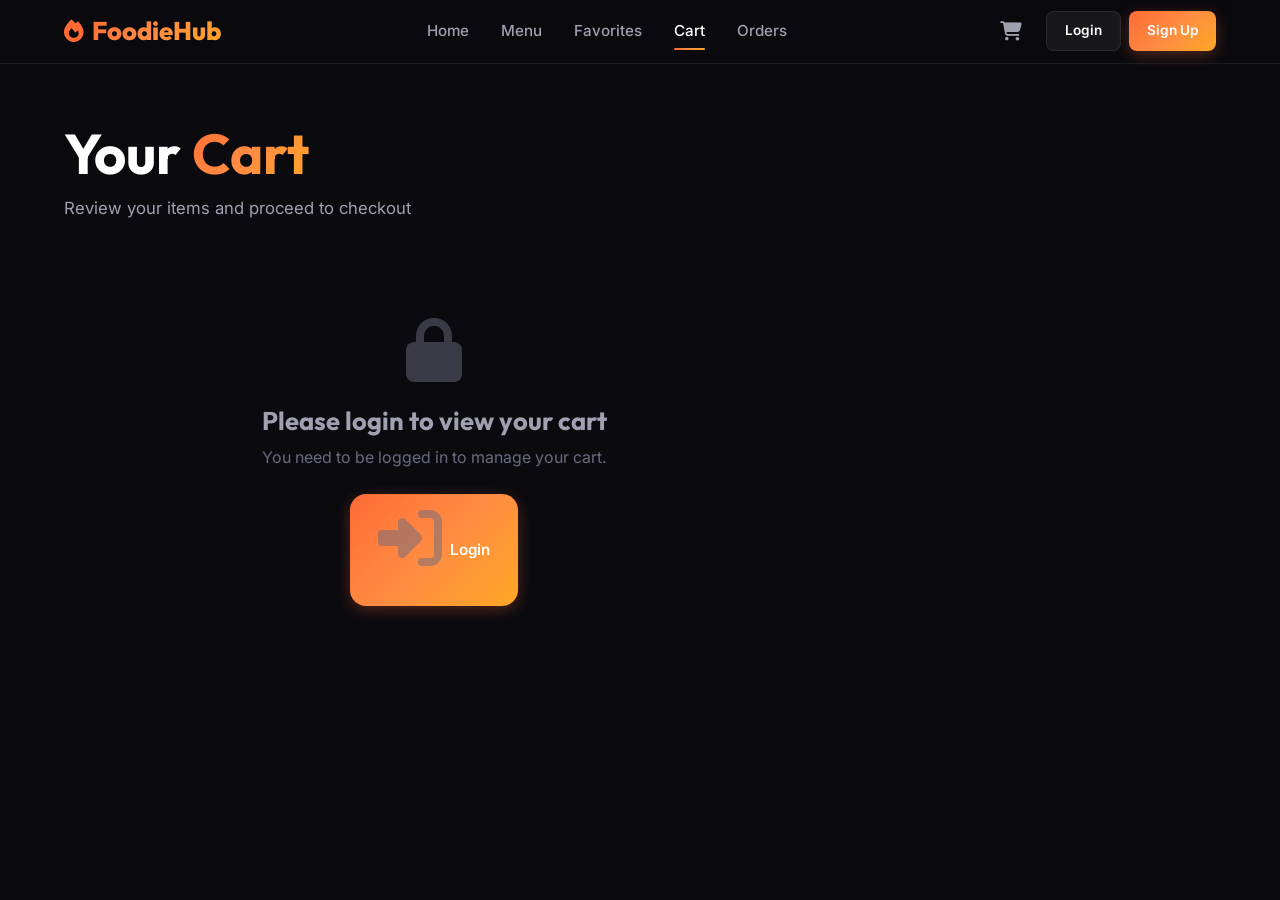
<file: frontend/pages/cart.html>
<!DOCTYPE html>
<html lang="en">
<head>
    <meta charset="UTF-8">
    <meta name="viewport" content="width=device-width, initial-scale=1.0">
    <title>Cart | FoodieHub</title>
    <link rel="stylesheet" href="https://cdnjs.cloudflare.com/ajax/libs/font-awesome/6.5.1/css/all.min.css">
    <link rel="stylesheet" href="../style.css">
</head>
<body>
    <nav class="navbar scrolled" id="navbar">
        <div class="container">
            <a href="../index.html" class="nav-logo"><i class="fas fa-fire"></i><span>FoodieHub</span></a>
            <div class="nav-links" id="nav-links"><a href="../index.html">Home</a><a href="menu.html">Menu</a><a href="favorites.html">Favorites</a><a href="cart.html" class="active">Cart</a><a href="orders.html">Orders</a></div>
            <div class="nav-actions">
                <a href="cart.html" class="nav-cart" id="nav-cart"><i class="fas fa-shopping-cart"></i><span class="cart-badge hidden" id="cart-badge">0</span></a>
                <div class="auth-buttons" id="auth-buttons"><a href="login.html" class="btn btn-secondary btn-sm">Login</a><a href="register.html" class="btn btn-primary btn-sm">Sign Up</a></div>
                <div class="user-dropdown" id="user-dropdown"><button class="user-dropdown-btn" id="user-dropdown-btn"><i class="fas fa-user-circle"></i><span id="user-name">User</span><i class="fas fa-chevron-down" style="font-size:0.7rem"></i></button><div class="user-dropdown-menu" id="user-dropdown-menu"><a href="orders.html"><i class="fas fa-receipt"></i> My Orders</a><a href="favorites.html"><i class="fas fa-heart"></i> Favorites</a><button onclick="logout()"><i class="fas fa-sign-out-alt"></i> Logout</button></div></div>
                <div class="hamburger" id="hamburger"><span></span><span></span><span></span></div>
            </div>
        </div>
    </nav>

    <main>
        <div class="container">
            <div class="page-header">
                <h1>Your <span class="gradient-text">Cart</span></h1>
                <p>Review your items and proceed to checkout</p>
            </div>

            <div class="cart-layout">
                <div class="cart-items" id="cart-items">
                    <!-- Populated by JS -->
                </div>

                <div class="order-summary" id="order-summary">
                    <h3>Order Summary</h3>
                    <div class="summary-row"><span>Subtotal</span><span id="cart-subtotal">₹0.00</span></div>
                    <div class="summary-row"><span>Delivery Fee</span><span id="cart-delivery">₹40.00</span></div>
                    <div class="summary-row"><span>Tax (5%)</span><span id="cart-tax">₹0.00</span></div>
                    <div class="summary-row total"><span>Total</span><span id="cart-total">₹0.00</span></div>
                    <button class="btn btn-primary" id="checkout-btn" disabled>Proceed to Checkout <i class="fas fa-arrow-right"></i></button>
                    <a href="menu.html" style="display:block;text-align:center;margin-top:var(--space-md);color:var(--text-muted);font-size:0.9rem"><i class="fas fa-arrow-left"></i> Continue Shopping</a>
                </div>
            </div>
        </div>
    </main>

    <button class="back-to-top" id="back-to-top"><i class="fas fa-chevron-up"></i></button>
    <script src="../assests/js/app.js"></script>
    <script src="../assests/js/cart.js"></script>
</body>
</html>
</file>
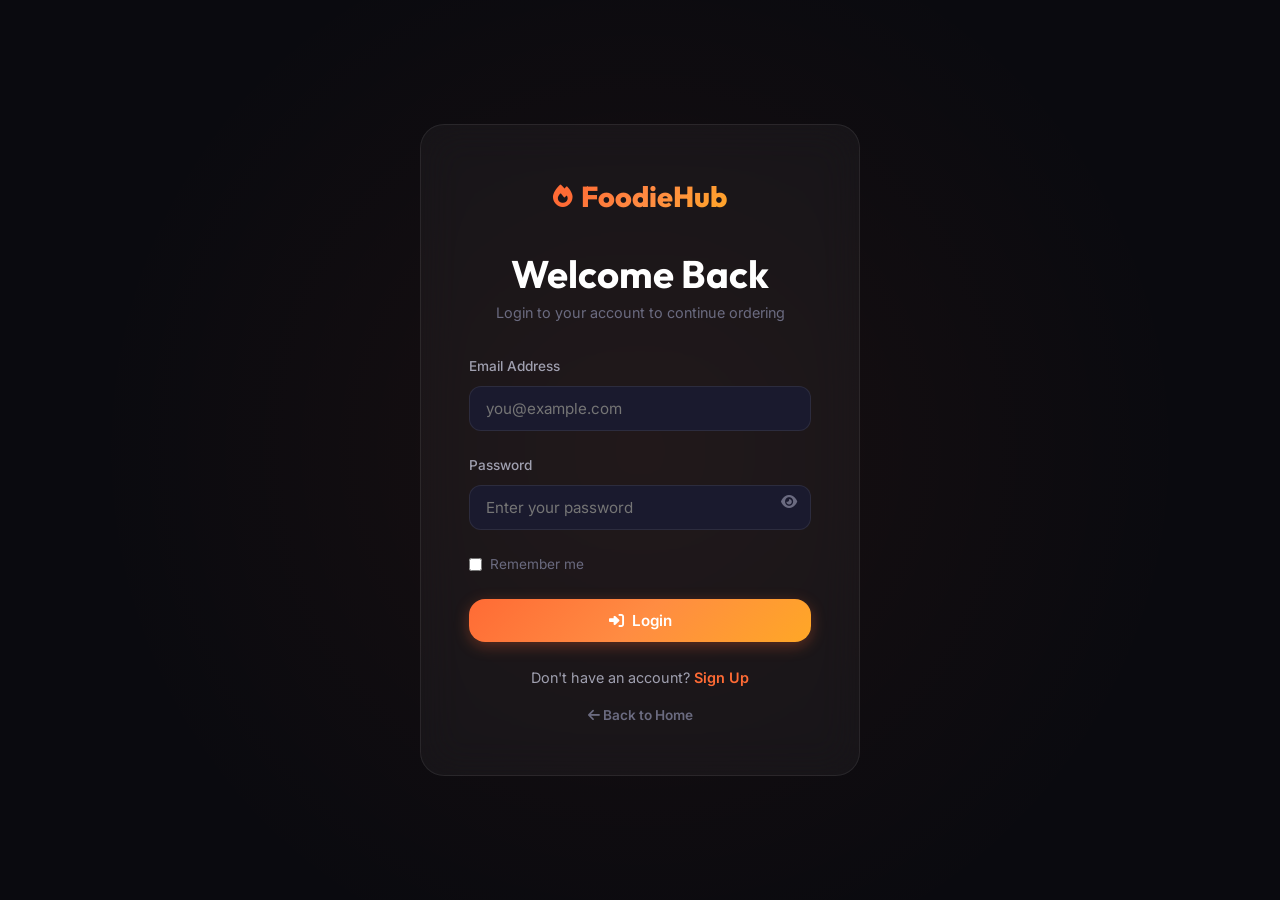
<file: frontend/pages/checkout.html>
<!DOCTYPE html>
<html lang="en">
<head>
    <meta charset="UTF-8">
    <meta name="viewport" content="width=device-width, initial-scale=1.0">
    <title>Checkout | FoodieHub</title>
    <link rel="stylesheet" href="https://cdnjs.cloudflare.com/ajax/libs/font-awesome/6.5.1/css/all.min.css">
    <link rel="stylesheet" href="../style.css">
</head>
<body>
    <nav class="navbar scrolled" id="navbar">
        <div class="container">
            <a href="../index.html" class="nav-logo"><i class="fas fa-fire"></i><span>FoodieHub</span></a>
            <div class="nav-links" id="nav-links"><a href="../index.html">Home</a><a href="menu.html">Menu</a><a href="favorites.html">Favorites</a><a href="cart.html">Cart</a><a href="orders.html">Orders</a></div>
            <div class="nav-actions">
                <a href="cart.html" class="nav-cart" id="nav-cart"><i class="fas fa-shopping-cart"></i><span class="cart-badge hidden" id="cart-badge">0</span></a>
                <div class="auth-buttons" id="auth-buttons"><a href="login.html" class="btn btn-secondary btn-sm">Login</a><a href="register.html" class="btn btn-primary btn-sm">Sign Up</a></div>
                <div class="user-dropdown" id="user-dropdown"><button class="user-dropdown-btn" id="user-dropdown-btn"><i class="fas fa-user-circle"></i><span id="user-name">User</span><i class="fas fa-chevron-down" style="font-size:0.7rem"></i></button><div class="user-dropdown-menu" id="user-dropdown-menu"><a href="orders.html"><i class="fas fa-receipt"></i> My Orders</a><a href="favorites.html"><i class="fas fa-heart"></i> Favorites</a><button onclick="logout()"><i class="fas fa-sign-out-alt"></i> Logout</button></div></div>
                <div class="hamburger" id="hamburger"><span></span><span></span><span></span></div>
            </div>
        </div>
    </nav>

    <main>
        <div class="container">
            <div class="page-header">
                <h1><span class="gradient-text">Checkout</span></h1>
                <p>Complete your order details and confirm</p>
            </div>

            <div class="checkout-layout">
                <div>
                    <div class="checkout-form-card" style="margin-bottom:var(--space-lg)">
                        <h3><i class="fas fa-map-marker-alt" style="color:var(--accent)"></i> Delivery Details</h3>
                        <div class="form-group">
                            <label for="delivery-address">Delivery Address *</label>
                            <textarea id="delivery-address" rows="3" placeholder="Enter your full delivery address..." style="width:100%;padding:12px 16px;background:var(--bg-elevated);border:1px solid var(--border);border-radius:var(--radius-md);color:var(--text-primary);resize:vertical"></textarea>
                            <div class="form-error" id="address-error">Please enter a delivery address</div>
                        </div>
                        <div class="form-group">
                            <label for="delivery-phone">Phone Number</label>
                            <input type="tel" id="delivery-phone" placeholder="Enter your phone number">
                        </div>
                        <div class="form-group">
                            <label for="delivery-notes">Delivery Notes (Optional)</label>
                            <input type="text" id="delivery-notes" placeholder="Any special instructions...">
                        </div>
                    </div>

                    <div class="checkout-form-card">
                        <h3><i class="fas fa-credit-card" style="color:var(--accent)"></i> Payment Method</h3>
                        <div class="payment-methods">
                            <label class="payment-card selected" id="payment-cod">
                                <input type="radio" name="payment" value="cod" checked>
                                <i class="fas fa-money-bill-wave"></i>
                                <h5>Cash on Delivery</h5>
                                <p>Pay when delivered</p>
                            </label>
                            <label class="payment-card" id="payment-card">
                                <input type="radio" name="payment" value="card">
                                <i class="fas fa-credit-card"></i>
                                <h5>Credit/Debit Card</h5>
                                <p>Secure payment</p>
                            </label>
                            <label class="payment-card" id="payment-upi">
                                <input type="radio" name="payment" value="upi">
                                <i class="fas fa-mobile-alt"></i>
                                <h5>UPI</h5>
                                <p>GPay, PhonePe, etc.</p>
                            </label>
                        </div>
                    </div>
                </div>

                <div class="order-summary" id="checkout-summary">
                    <h3>Order Summary</h3>
                    <div id="checkout-items"></div>
                    <div class="summary-row" style="margin-top:var(--space-md)"><span>Subtotal</span><span id="checkout-subtotal">₹0</span></div>
                    <div class="summary-row"><span>Delivery Fee</span><span id="checkout-delivery">₹40</span></div>
                    <div class="summary-row"><span>Tax (5%)</span><span id="checkout-tax">₹0</span></div>
                    <div class="summary-row total"><span>Total</span><span id="checkout-total">₹0</span></div>
                    <button class="btn btn-primary" id="place-order-btn"><i class="fas fa-check-circle"></i> Place Order</button>
                </div>
            </div>
        </div>
    </main>

    <button class="back-to-top" id="back-to-top"><i class="fas fa-chevron-up"></i></button>
    <script src="../assests/js/app.js"></script>
    <script src="../assests/js/checkout.js"></script>
</body>
</html>
</file>
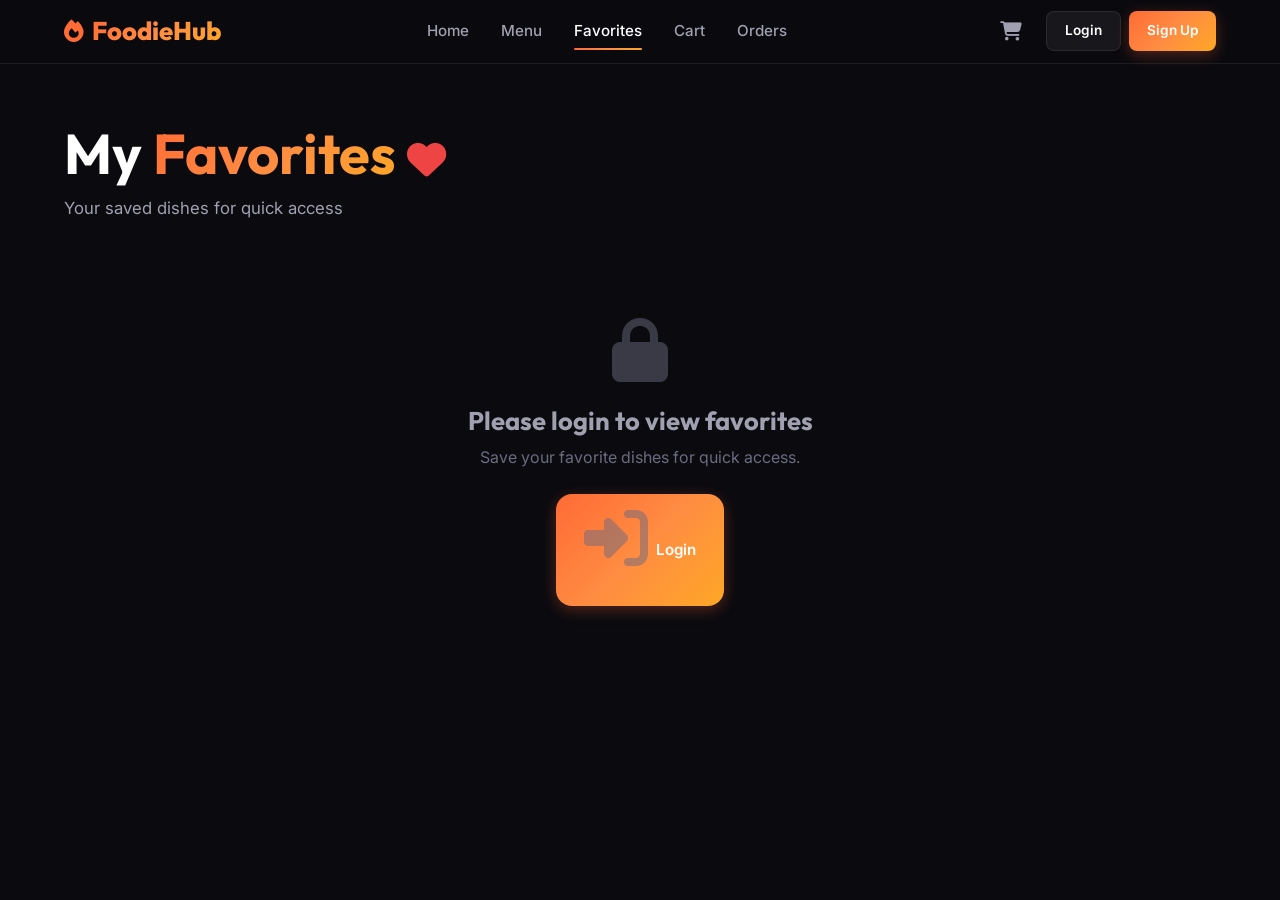
<file: frontend/pages/favorites.html>
<!DOCTYPE html>
<html lang="en">
<head>
    <meta charset="UTF-8">
    <meta name="viewport" content="width=device-width, initial-scale=1.0">
    <title>Favorites | FoodieHub</title>
    <link rel="stylesheet" href="https://cdnjs.cloudflare.com/ajax/libs/font-awesome/6.5.1/css/all.min.css">
    <link rel="stylesheet" href="../style.css">
</head>
<body>
    <nav class="navbar scrolled" id="navbar">
        <div class="container">
            <a href="../index.html" class="nav-logo"><i class="fas fa-fire"></i><span>FoodieHub</span></a>
            <div class="nav-links" id="nav-links"><a href="../index.html">Home</a><a href="menu.html">Menu</a><a href="favorites.html" class="active">Favorites</a><a href="cart.html">Cart</a><a href="orders.html">Orders</a></div>
            <div class="nav-actions">
                <a href="cart.html" class="nav-cart" id="nav-cart"><i class="fas fa-shopping-cart"></i><span class="cart-badge hidden" id="cart-badge">0</span></a>
                <div class="auth-buttons" id="auth-buttons"><a href="login.html" class="btn btn-secondary btn-sm">Login</a><a href="register.html" class="btn btn-primary btn-sm">Sign Up</a></div>
                <div class="user-dropdown" id="user-dropdown"><button class="user-dropdown-btn" id="user-dropdown-btn"><i class="fas fa-user-circle"></i><span id="user-name">User</span><i class="fas fa-chevron-down" style="font-size:0.7rem"></i></button><div class="user-dropdown-menu" id="user-dropdown-menu"><a href="orders.html"><i class="fas fa-receipt"></i> My Orders</a><a href="favorites.html"><i class="fas fa-heart"></i> Favorites</a><button onclick="logout()"><i class="fas fa-sign-out-alt"></i> Logout</button></div></div>
                <div class="hamburger" id="hamburger"><span></span><span></span><span></span></div>
            </div>
        </div>
    </nav>

    <main>
        <div class="container">
            <div class="page-header">
                <h1>My <span class="gradient-text">Favorites</span> <i class="fas fa-heart" style="color:var(--error);font-size:0.7em"></i></h1>
                <p>Your saved dishes for quick access</p>
            </div>
            <div class="food-grid" id="favorites-grid"></div>
        </div>
    </main>

    <button class="back-to-top" id="back-to-top"><i class="fas fa-chevron-up"></i></button>
    <script src="../assests/js/app.js"></script>
    <script src="../assests/js/favorites.js"></script>
</body>
</html>
</file>
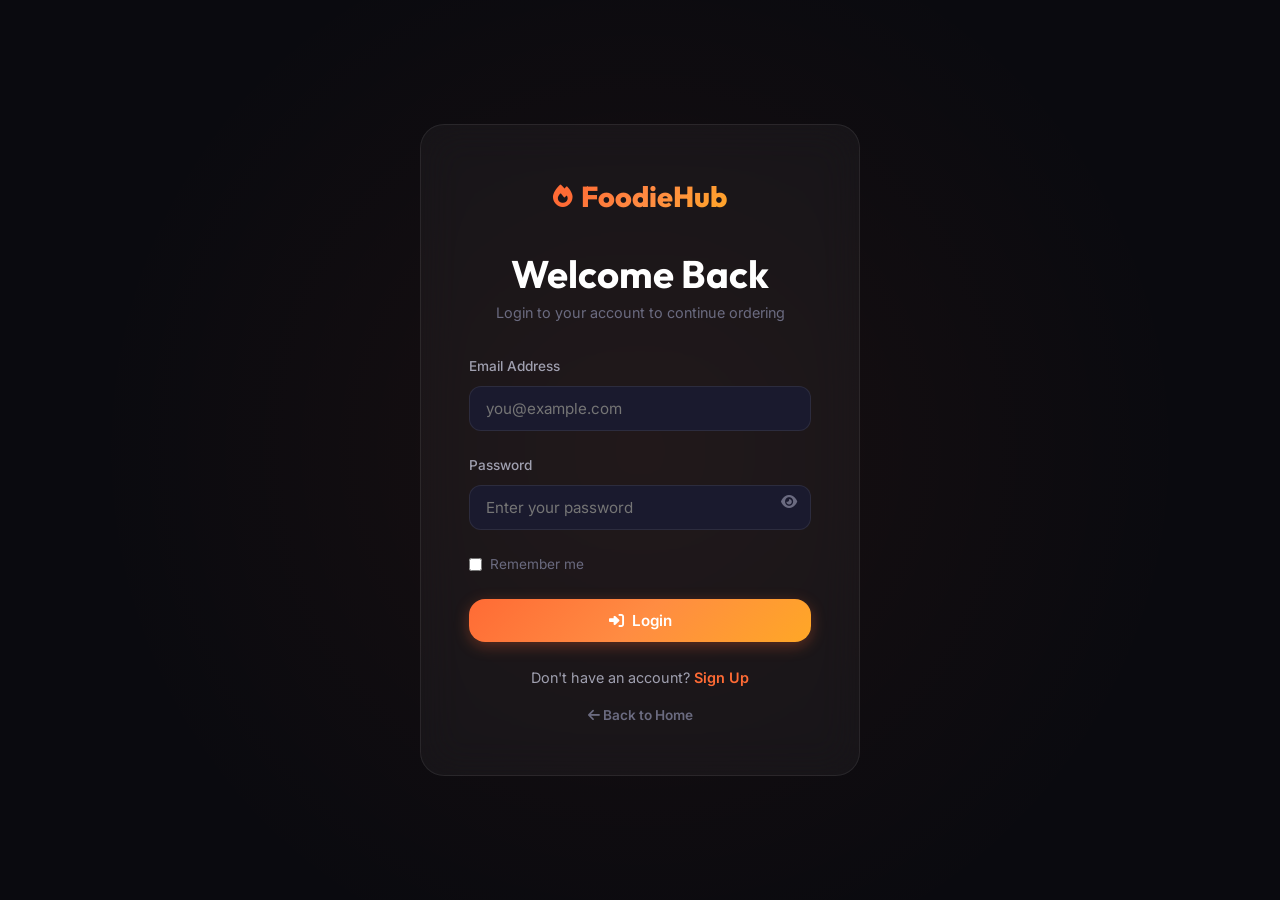
<file: frontend/pages/login.html>
<!DOCTYPE html>
<html lang="en">
<head>
    <meta charset="UTF-8">
    <meta name="viewport" content="width=device-width, initial-scale=1.0">
    <title>Login | FoodieHub</title>
    <link rel="stylesheet" href="https://cdnjs.cloudflare.com/ajax/libs/font-awesome/6.5.1/css/all.min.css">
    <link rel="stylesheet" href="../style.css">
</head>
<body>
    <div class="auth-page">
        <div class="auth-card">
            <div class="auth-card-logo">
                <a href="../index.html" class="nav-logo"><i class="fas fa-fire"></i><span>FoodieHub</span></a>
            </div>
            <h2>Welcome Back</h2>
            <p class="subtitle">Login to your account to continue ordering</p>

            <form id="login-form">
                <div class="form-group">
                    <label for="login-email">Email Address</label>
                    <input type="email" id="login-email" placeholder="you@example.com" required>
                    <div class="form-error" id="login-email-error"></div>
                </div>
                <div class="form-group">
                    <label for="login-password">Password</label>
                    <input type="password" id="login-password" placeholder="Enter your password" required>
                    <button type="button" class="password-toggle" onclick="togglePassword('login-password', this)"><i class="fas fa-eye"></i></button>
                    <div class="form-error" id="login-password-error"></div>
                </div>
                <div style="display:flex;align-items:center;justify-content:space-between;margin-bottom:var(--space-lg)">
                    <label style="display:flex;align-items:center;gap:var(--space-sm);font-size:0.85rem;color:var(--text-muted);cursor:pointer">
                        <input type="checkbox" id="remember-me" style="accent-color:var(--accent)"> Remember me
                    </label>
                </div>
                <button type="submit" class="btn btn-primary" style="width:100%" id="login-btn">
                    <i class="fas fa-sign-in-alt"></i> Login
                </button>
            </form>

            <div class="auth-footer">
                <p>Don't have an account? <a href="register.html">Sign Up</a></p>
                <a href="../index.html" style="display:block;margin-top:var(--space-md);color:var(--text-muted);font-size:0.85rem"><i class="fas fa-arrow-left"></i> Back to Home</a>
            </div>
        </div>
    </div>

    <script src="../assests/js/app.js"></script>
    <script src="../assests/js/auth.js"></script>
</body>
</html>
</file>
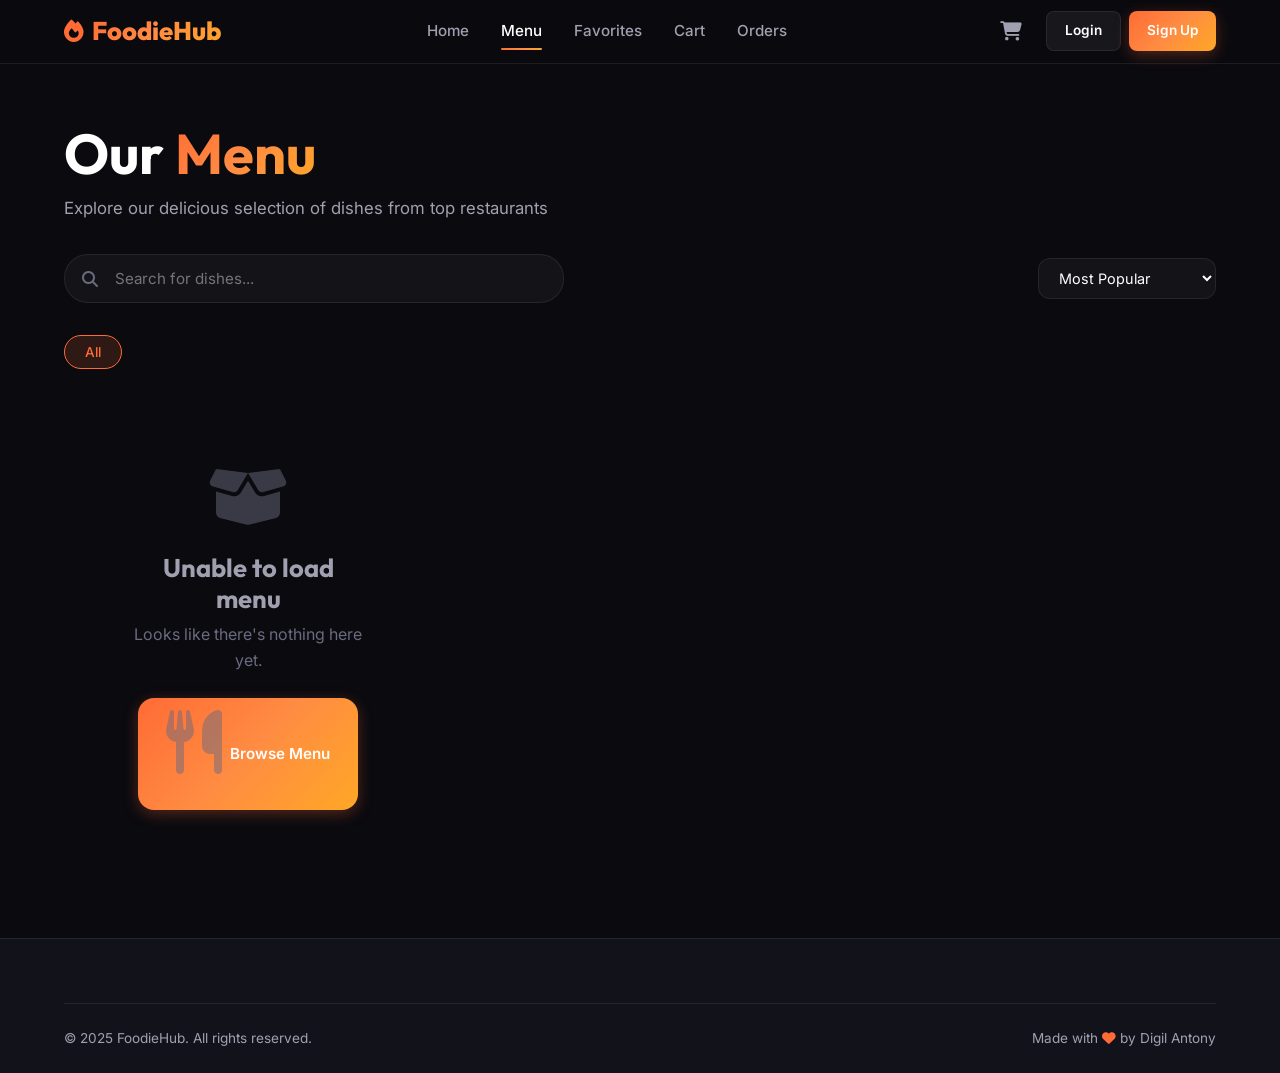
<file: frontend/pages/menu.html>
<!DOCTYPE html>
<html lang="en">
<head>
    <meta charset="UTF-8">
    <meta name="viewport" content="width=device-width, initial-scale=1.0">
    <title>Menu | FoodieHub</title>
    <meta name="description" content="Browse our full menu with a wide variety of cuisines. Filter by category, search by name, and order your favorites.">
    <link rel="stylesheet" href="https://cdnjs.cloudflare.com/ajax/libs/font-awesome/6.5.1/css/all.min.css">
    <link rel="stylesheet" href="../style.css">
</head>
<body>
    <nav class="navbar scrolled" id="navbar">
        <div class="container">
            <a href="../index.html" class="nav-logo"><i class="fas fa-fire"></i><span>FoodieHub</span></a>
            <div class="nav-links" id="nav-links">
                <a href="../index.html">Home</a>
                <a href="menu.html" class="active">Menu</a>
                <a href="favorites.html">Favorites</a>
                <a href="cart.html">Cart</a>
                <a href="orders.html">Orders</a>
            </div>
            <div class="nav-actions">
                <a href="cart.html" class="nav-cart" id="nav-cart"><i class="fas fa-shopping-cart"></i><span class="cart-badge hidden" id="cart-badge">0</span></a>
                <div class="auth-buttons" id="auth-buttons">
                    <a href="login.html" class="btn btn-secondary btn-sm">Login</a>
                    <a href="register.html" class="btn btn-primary btn-sm">Sign Up</a>
                </div>
                <div class="user-dropdown" id="user-dropdown">
                    <button class="user-dropdown-btn" id="user-dropdown-btn"><i class="fas fa-user-circle"></i><span id="user-name">User</span><i class="fas fa-chevron-down" style="font-size:0.7rem"></i></button>
                    <div class="user-dropdown-menu" id="user-dropdown-menu">
                        <a href="orders.html"><i class="fas fa-receipt"></i> My Orders</a>
                        <a href="favorites.html"><i class="fas fa-heart"></i> Favorites</a>
                        <button onclick="logout()"><i class="fas fa-sign-out-alt"></i> Logout</button>
                    </div>
                </div>
                <div class="hamburger" id="hamburger"><span></span><span></span><span></span></div>
            </div>
        </div>
    </nav>

    <main>
        <div class="container">
            <div class="page-header">
                <h1>Our <span class="gradient-text">Menu</span></h1>
                <p>Explore our delicious selection of dishes from top restaurants</p>
            </div>

            <div class="page-toolbar">
                <div class="search-bar" style="flex:1;max-width:500px">
                    <i class="fas fa-search"></i>
                    <input type="text" id="search-input" placeholder="Search for dishes...">
                </div>
                <select id="sort-select">
                    <option value="popular">Most Popular</option>
                    <option value="price-low">Price: Low to High</option>
                    <option value="price-high">Price: High to Low</option>
                    <option value="rating">Highest Rated</option>
                </select>
            </div>

            <div class="filter-chips" id="category-filters">
                <button class="filter-chip active" data-category="all">All</button>
                <!-- Populated by JS -->
            </div>

            <div class="food-grid" id="foods-grid">
                <div class="skeleton-card skeleton"><div class="skeleton-image skeleton"></div><div class="skeleton-text skeleton"></div><div class="skeleton-text skeleton short"></div></div>
                <div class="skeleton-card skeleton"><div class="skeleton-image skeleton"></div><div class="skeleton-text skeleton"></div><div class="skeleton-text skeleton short"></div></div>
                <div class="skeleton-card skeleton"><div class="skeleton-image skeleton"></div><div class="skeleton-text skeleton"></div><div class="skeleton-text skeleton short"></div></div>
                <div class="skeleton-card skeleton"><div class="skeleton-image skeleton"></div><div class="skeleton-text skeleton"></div><div class="skeleton-text skeleton short"></div></div>
                <div class="skeleton-card skeleton"><div class="skeleton-image skeleton"></div><div class="skeleton-text skeleton"></div><div class="skeleton-text skeleton short"></div></div>
                <div class="skeleton-card skeleton"><div class="skeleton-image skeleton"></div><div class="skeleton-text skeleton"></div><div class="skeleton-text skeleton short"></div></div>
            </div>
        </div>
    </main>

    <footer class="footer" style="margin-top:var(--space-3xl)">
        <div class="container">
            <div class="footer-bottom">
                <p>&copy; 2025 FoodieHub. All rights reserved.</p>
                <p>Made with <i class="fas fa-heart" style="color:var(--accent)"></i> by Digil Antony</p>
            </div>
        </div>
    </footer>

    <button class="back-to-top" id="back-to-top"><i class="fas fa-chevron-up"></i></button>
    <script src="../assests/js/app.js"></script>
    <script src="../assests/js/menu.js"></script>
</body>
</html>
</file>
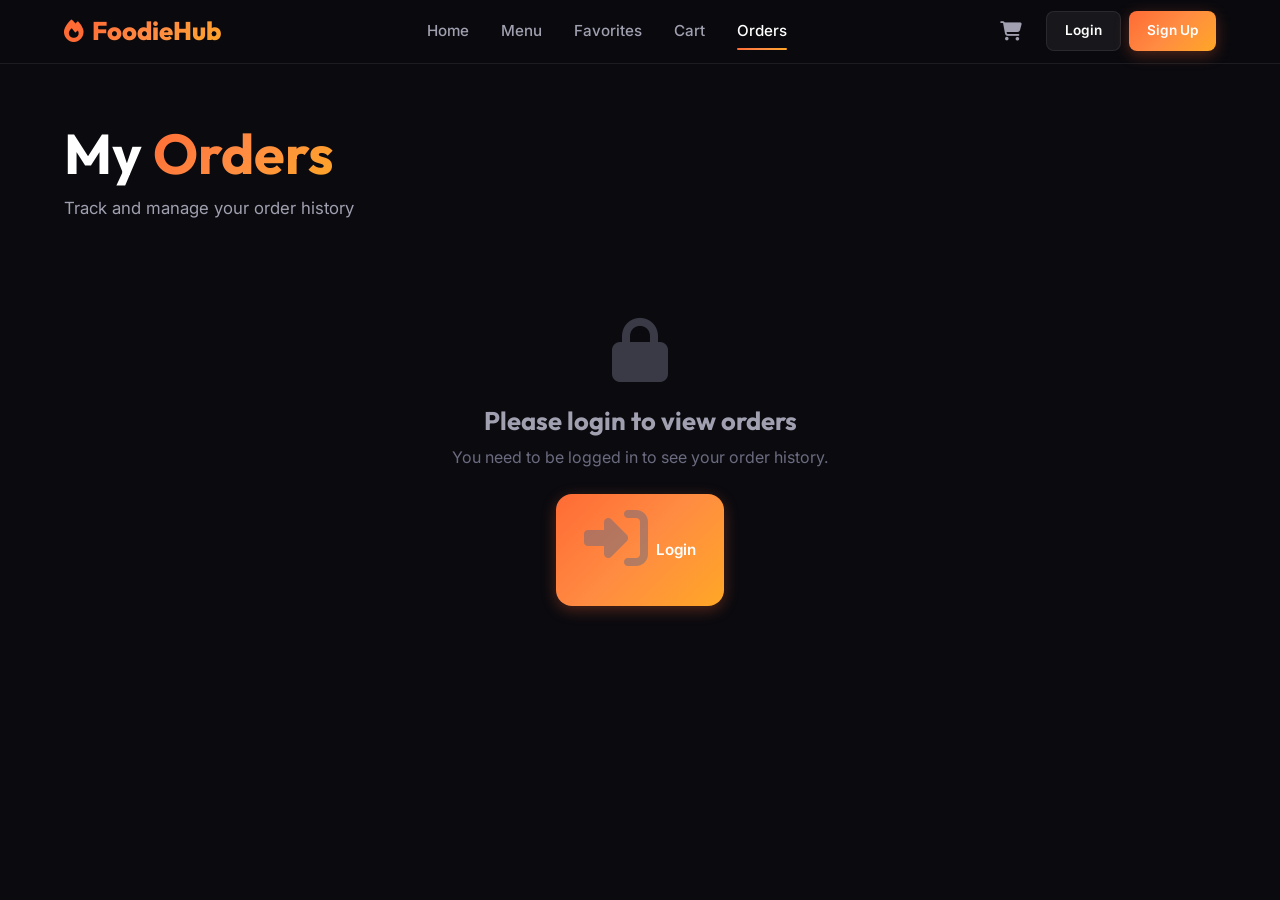
<file: frontend/pages/orders.html>
<!DOCTYPE html>
<html lang="en">
<head>
    <meta charset="UTF-8">
    <meta name="viewport" content="width=device-width, initial-scale=1.0">
    <title>My Orders | FoodieHub</title>
    <link rel="stylesheet" href="https://cdnjs.cloudflare.com/ajax/libs/font-awesome/6.5.1/css/all.min.css">
    <link rel="stylesheet" href="../style.css">
</head>
<body>
    <nav class="navbar scrolled" id="navbar">
        <div class="container">
            <a href="../index.html" class="nav-logo"><i class="fas fa-fire"></i><span>FoodieHub</span></a>
            <div class="nav-links" id="nav-links"><a href="../index.html">Home</a><a href="menu.html">Menu</a><a href="favorites.html">Favorites</a><a href="cart.html">Cart</a><a href="orders.html" class="active">Orders</a></div>
            <div class="nav-actions">
                <a href="cart.html" class="nav-cart" id="nav-cart"><i class="fas fa-shopping-cart"></i><span class="cart-badge hidden" id="cart-badge">0</span></a>
                <div class="auth-buttons" id="auth-buttons"><a href="login.html" class="btn btn-secondary btn-sm">Login</a><a href="register.html" class="btn btn-primary btn-sm">Sign Up</a></div>
                <div class="user-dropdown" id="user-dropdown"><button class="user-dropdown-btn" id="user-dropdown-btn"><i class="fas fa-user-circle"></i><span id="user-name">User</span><i class="fas fa-chevron-down" style="font-size:0.7rem"></i></button><div class="user-dropdown-menu" id="user-dropdown-menu"><a href="orders.html"><i class="fas fa-receipt"></i> My Orders</a><a href="favorites.html"><i class="fas fa-heart"></i> Favorites</a><button onclick="logout()"><i class="fas fa-sign-out-alt"></i> Logout</button></div></div>
                <div class="hamburger" id="hamburger"><span></span><span></span><span></span></div>
            </div>
        </div>
    </nav>

    <main>
        <div class="container">
            <div class="page-header">
                <h1>My <span class="gradient-text">Orders</span></h1>
                <p>Track and manage your order history</p>
            </div>
            <div id="orders-container">
                <!-- Populated by JS -->
            </div>
        </div>
    </main>

    <button class="back-to-top" id="back-to-top"><i class="fas fa-chevron-up"></i></button>
    <script src="../assests/js/app.js"></script>
    <script src="../assests/js/orders.js"></script>
</body>
</html>
</file>
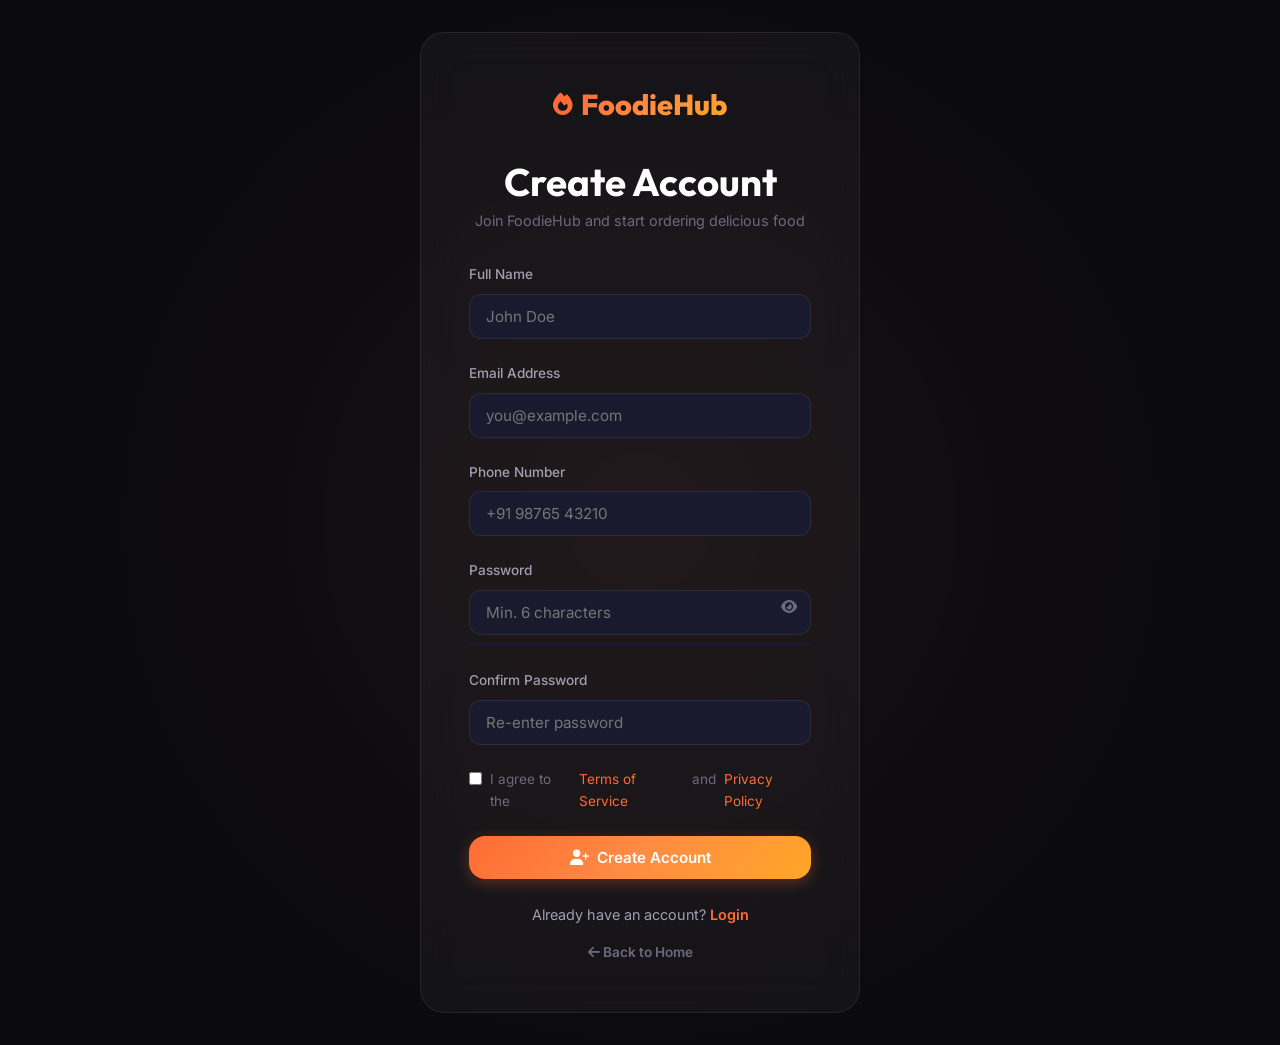
<file: frontend/pages/register.html>
<!DOCTYPE html>
<html lang="en">
<head>
    <meta charset="UTF-8">
    <meta name="viewport" content="width=device-width, initial-scale=1.0">
    <title>Sign Up | FoodieHub</title>
    <link rel="stylesheet" href="https://cdnjs.cloudflare.com/ajax/libs/font-awesome/6.5.1/css/all.min.css">
    <link rel="stylesheet" href="../style.css">
</head>
<body>
    <div class="auth-page">
        <div class="auth-card">
            <div class="auth-card-logo">
                <a href="../index.html" class="nav-logo"><i class="fas fa-fire"></i><span>FoodieHub</span></a>
            </div>
            <h2>Create Account</h2>
            <p class="subtitle">Join FoodieHub and start ordering delicious food</p>

            <form id="register-form">
                <div class="form-group">
                    <label for="register-name">Full Name</label>
                    <input type="text" id="register-name" placeholder="John Doe" required>
                    <div class="form-error" id="register-name-error"></div>
                </div>
                <div class="form-group">
                    <label for="register-email">Email Address</label>
                    <input type="email" id="register-email" placeholder="you@example.com" required>
                    <div class="form-error" id="register-email-error"></div>
                </div>
                <div class="form-group">
                    <label for="register-phone">Phone Number</label>
                    <input type="tel" id="register-phone" placeholder="+91 98765 43210">
                    <div class="form-error" id="register-phone-error"></div>
                </div>
                <div class="form-group">
                    <label for="register-password">Password</label>
                    <input type="password" id="register-password" placeholder="Min. 6 characters" required>
                    <button type="button" class="password-toggle" onclick="togglePassword('register-password', this)"><i class="fas fa-eye"></i></button>
                    <div class="password-strength"><div class="password-strength-bar" id="password-strength-bar"></div></div>
                    <div class="form-error" id="register-password-error"></div>
                </div>
                <div class="form-group">
                    <label for="register-confirm">Confirm Password</label>
                    <input type="password" id="register-confirm" placeholder="Re-enter password" required>
                    <div class="form-error" id="register-confirm-error"></div>
                </div>
                <div style="margin-bottom:var(--space-lg)">
                    <label style="display:flex;align-items:flex-start;gap:var(--space-sm);font-size:0.85rem;color:var(--text-muted);cursor:pointer">
                        <input type="checkbox" id="agree-terms" style="accent-color:var(--accent);margin-top:3px" required>
                        I agree to the <a href="#" style="color:var(--accent)">Terms of Service</a> and <a href="#" style="color:var(--accent)">Privacy Policy</a>
                    </label>
                </div>
                <button type="submit" class="btn btn-primary" style="width:100%" id="register-btn">
                    <i class="fas fa-user-plus"></i> Create Account
                </button>
            </form>

            <div class="auth-footer">
                <p>Already have an account? <a href="login.html">Login</a></p>
                <a href="../index.html" style="display:block;margin-top:var(--space-md);color:var(--text-muted);font-size:0.85rem"><i class="fas fa-arrow-left"></i> Back to Home</a>
            </div>
        </div>
    </div>

    <script src="../assests/js/app.js"></script>
    <script src="../assests/js/auth.js"></script>
</body>
</html>
</file>
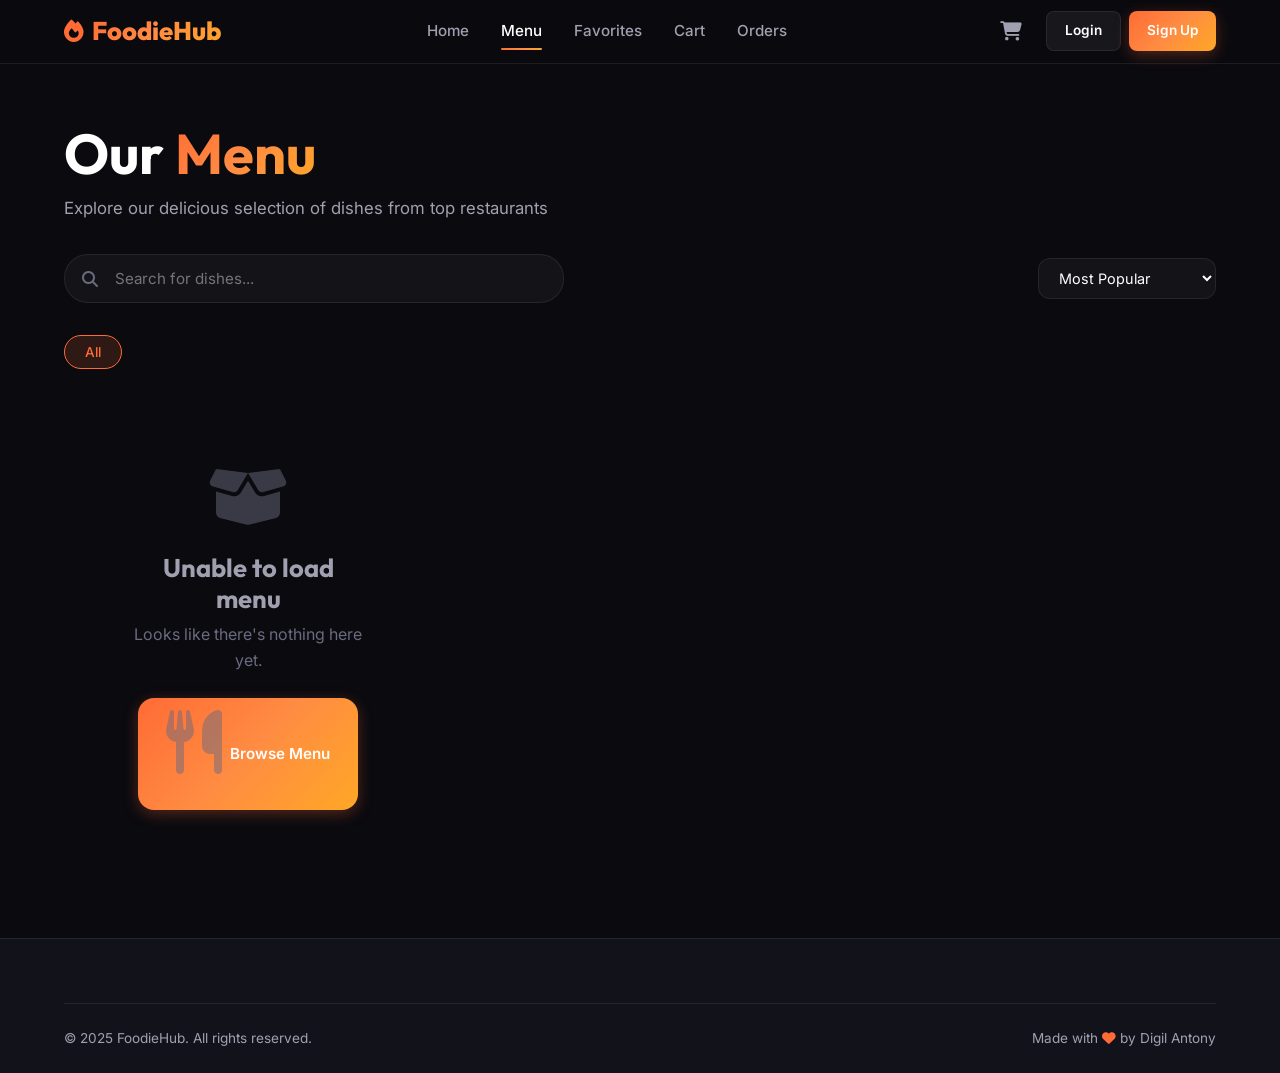
<file: frontend/pages/restaurant.html>
<!DOCTYPE html>
<html lang="en">
<head>
    <meta charset="UTF-8">
    <meta name="viewport" content="width=device-width, initial-scale=1.0">
    <title>Restaurant | FoodieHub</title>
    <link rel="stylesheet" href="https://cdnjs.cloudflare.com/ajax/libs/font-awesome/6.5.1/css/all.min.css">
    <link rel="stylesheet" href="../style.css">
</head>
<body>
    <nav class="navbar scrolled" id="navbar">
        <div class="container">
            <a href="../index.html" class="nav-logo"><i class="fas fa-fire"></i><span>FoodieHub</span></a>
            <div class="nav-links" id="nav-links">
                <a href="../index.html">Home</a>
                <a href="menu.html">Menu</a>
                <a href="favorites.html">Favorites</a>
                <a href="cart.html">Cart</a>
                <a href="orders.html">Orders</a>
            </div>
            <div class="nav-actions">
                <a href="cart.html" class="nav-cart" id="nav-cart"><i class="fas fa-shopping-cart"></i><span class="cart-badge hidden" id="cart-badge">0</span></a>
                <div class="auth-buttons" id="auth-buttons"><a href="login.html" class="btn btn-secondary btn-sm">Login</a><a href="register.html" class="btn btn-primary btn-sm">Sign Up</a></div>
                <div class="user-dropdown" id="user-dropdown"><button class="user-dropdown-btn" id="user-dropdown-btn"><i class="fas fa-user-circle"></i><span id="user-name">User</span><i class="fas fa-chevron-down" style="font-size:0.7rem"></i></button><div class="user-dropdown-menu" id="user-dropdown-menu"><a href="orders.html"><i class="fas fa-receipt"></i> My Orders</a><a href="favorites.html"><i class="fas fa-heart"></i> Favorites</a><button onclick="logout()"><i class="fas fa-sign-out-alt"></i> Logout</button></div></div>
                <div class="hamburger" id="hamburger"><span></span><span></span><span></span></div>
            </div>
        </div>
    </nav>

    <main>
        <div class="container">
            <div class="restaurant-hero">
                <div class="restaurant-hero-bg" id="restaurant-hero-bg">
                    <img src="" alt="Restaurant" id="restaurant-image">
                </div>
                <div class="restaurant-info-card" id="restaurant-info">
                    <h1 id="restaurant-name">Loading...</h1>
                    <p id="restaurant-description" style="margin:var(--space-sm) 0 var(--space-md)"></p>
                    <div class="restaurant-meta" id="restaurant-meta">
                        <span><i class="fas fa-star"></i> <span id="restaurant-rating">-</span></span>
                        <span><i class="fas fa-clock"></i> <span id="restaurant-time">-</span></span>
                        <span><i class="fas fa-map-marker-alt"></i> <span id="restaurant-location">-</span></span>
                        <span><i class="fas fa-utensils"></i> <span id="restaurant-cuisine">-</span></span>
                    </div>
                </div>
            </div>

            <section>
                <h2 style="margin-bottom:var(--space-lg)">Menu</h2>
                <div class="filter-chips" id="restaurant-category-tabs">
                    <button class="filter-chip active" data-category="all">All Items</button>
                </div>
                <div class="food-grid" id="restaurant-foods-grid"></div>
            </section>

            <section>
                <h2 style="margin-bottom:var(--space-lg)">Reviews</h2>
                <div id="reviews-container">
                    <div class="empty-state"><i class="fas fa-comments"></i><h3>No reviews yet</h3><p>Be the first to review!</p></div>
                </div>
                <div id="review-form-container" style="margin-top:var(--space-lg);display:none">
                    <h4 style="margin-bottom:var(--space-md)">Write a Review</h4>
                    <div class="form-group">
                        <label>Rating</label>
                        <select id="review-rating" style="width:auto;padding:8px 16px;background:var(--bg-elevated);border:1px solid var(--border);border-radius:var(--radius-md);color:var(--text-primary)">
                            <option value="5">⭐⭐⭐⭐⭐ Excellent</option>
                            <option value="4">⭐⭐⭐⭐ Good</option>
                            <option value="3">⭐⭐⭐ Average</option>
                            <option value="2">⭐⭐ Poor</option>
                            <option value="1">⭐ Terrible</option>
                        </select>
                    </div>
                    <div class="form-group">
                        <label>Comment</label>
                        <textarea id="review-comment" rows="3" placeholder="Share your experience..." style="width:100%;padding:12px 16px;background:var(--bg-elevated);border:1px solid var(--border);border-radius:var(--radius-md);color:var(--text-primary);resize:vertical"></textarea>
                    </div>
                    <button class="btn btn-primary" id="submit-review-btn">Submit Review</button>
                </div>
            </section>
        </div>
    </main>

    <button class="back-to-top" id="back-to-top"><i class="fas fa-chevron-up"></i></button>
    <script src="../assests/js/app.js"></script>
    <script src="../assests/js/restaurant.js"></script>
</body>
</html>
</file>
<file: frontend/style.css>
/* =============================================
   FoodieHub - Premium Design System
   Dark Mode | Glassmorphism | Micro-Animations
   ============================================= */

@import url('https://fonts.googleapis.com/css2?family=Outfit:wght@400;500;600;700;800&family=Inter:wght@300;400;500;600;700&display=swap');

/* ===== CSS VARIABLES ===== */
:root {
    /* Colors */
    --bg-primary: #0a0a0f;
    --bg-secondary: #12121a;
    --bg-elevated: #1a1a2e;
    --bg-card: rgba(255,255,255,0.04);
    --bg-glass: rgba(255,255,255,0.06);
    --accent: #ff6b35;
    --accent-light: #ff8c42;
    --accent-gold: #ffa726;
    --gradient: linear-gradient(135deg, #ff6b35, #ff8c42, #ffa726);
    --gradient-hover: linear-gradient(135deg, #ff8c42, #ffa726, #ffcc02);
    --text-primary: #ffffff;
    --text-secondary: #a0a0b0;
    --text-muted: #6b6b80;
    --border: rgba(255,255,255,0.08);
    --border-accent: rgba(255,107,53,0.3);
    --success: #4caf50;
    --error: #ef4444;
    --warning: #ffb300;
    --info: #2196f3;
    /* Spacing */
    --space-xs: 4px;
    --space-sm: 8px;
    --space-md: 16px;
    --space-lg: 24px;
    --space-xl: 32px;
    --space-2xl: 48px;
    --space-3xl: 64px;
    /* Shadows */
    --shadow-sm: 0 2px 8px rgba(0,0,0,0.3);
    --shadow-md: 0 4px 20px rgba(0,0,0,0.4);
    --shadow-lg: 0 8px 40px rgba(0,0,0,0.5);
    --shadow-glow: 0 0 30px rgba(255,107,53,0.15);
    /* Transitions */
    --transition-fast: 0.2s ease;
    --transition: 0.3s ease;
    --transition-slow: 0.5s ease;
    /* Radius */
    --radius-sm: 8px;
    --radius-md: 12px;
    --radius-lg: 16px;
    --radius-xl: 24px;
    --radius-full: 50%;
}

/* ===== RESET ===== */
*, *::before, *::after {
    margin: 0;
    padding: 0;
    box-sizing: border-box;
}

html {
    scroll-behavior: smooth;
    font-size: 16px;
}

body {
    font-family: 'Inter', sans-serif;
    background: var(--bg-primary);
    color: var(--text-primary);
    line-height: 1.6;
    overflow-x: hidden;
    min-height: 100vh;
}

a {
    text-decoration: none;
    color: inherit;
    transition: var(--transition);
}

img {
    max-width: 100%;
    display: block;
}

ul, ol { list-style: none; }
button { cursor: pointer; border: none; font-family: inherit; }
input, textarea, select { font-family: inherit; outline: none; }

/* Custom Scrollbar */
::-webkit-scrollbar { width: 8px; }
::-webkit-scrollbar-track { background: var(--bg-primary); }
::-webkit-scrollbar-thumb { background: var(--bg-elevated); border-radius: 4px; }
::-webkit-scrollbar-thumb:hover { background: var(--accent); }

/* ===== TYPOGRAPHY ===== */
h1, h2, h3, h4, h5, h6 {
    font-family: 'Outfit', sans-serif;
    font-weight: 700;
    line-height: 1.2;
    color: var(--text-primary);
}
h1 { font-size: clamp(2rem, 5vw, 3.5rem); }
h2 { font-size: clamp(1.5rem, 3vw, 2.5rem); }
h3 { font-size: clamp(1.2rem, 2vw, 1.75rem); }
h4 { font-size: 1.25rem; }
p { color: var(--text-secondary); }

.gradient-text {
    background: var(--gradient);
    -webkit-background-clip: text;
    -webkit-text-fill-color: transparent;
    background-clip: text;
}

.section-title {
    text-align: center;
    margin-bottom: var(--space-2xl);
}
.section-title h2 {
    margin-bottom: var(--space-sm);
}
.section-title p {
    font-size: 1.05rem;
    max-width: 600px;
    margin: 0 auto;
}

/* ===== LAYOUT ===== */
.container {
    max-width: 1200px;
    margin: 0 auto;
    padding: 0 var(--space-lg);
}

section {
    padding: var(--space-3xl) 0;
}

.grid {
    display: grid;
    gap: var(--space-lg);
}
.grid-2 { grid-template-columns: repeat(2, 1fr); }
.grid-3 { grid-template-columns: repeat(3, 1fr); }
.grid-4 { grid-template-columns: repeat(4, 1fr); }

.flex { display: flex; }
.flex-center { display: flex; align-items: center; justify-content: center; }
.flex-between { display: flex; align-items: center; justify-content: space-between; }

/* ===== NAVBAR ===== */
.navbar {
    position: fixed;
    top: 0;
    left: 0;
    right: 0;
    z-index: 1000;
    padding: var(--space-md) 0;
    transition: var(--transition);
    background: transparent;
}
.navbar.scrolled {
    background: rgba(10,10,15,0.9);
    backdrop-filter: blur(20px);
    -webkit-backdrop-filter: blur(20px);
    border-bottom: 1px solid var(--border);
    padding: var(--space-sm) 0;
}
.navbar .container {
    display: flex;
    align-items: center;
    justify-content: space-between;
}
.nav-logo {
    font-family: 'Outfit', sans-serif;
    font-size: 1.6rem;
    font-weight: 800;
    display: flex;
    align-items: center;
    gap: var(--space-sm);
}
.nav-logo i { color: var(--accent); font-size: 1.4rem; }
.nav-logo span { background: var(--gradient); -webkit-background-clip: text; -webkit-text-fill-color: transparent; background-clip: text; }

.nav-links {
    display: flex;
    align-items: center;
    gap: var(--space-xl);
}
.nav-links a {
    color: var(--text-secondary);
    font-weight: 500;
    font-size: 0.95rem;
    position: relative;
    padding: var(--space-xs) 0;
}
.nav-links a::after {
    content: '';
    position: absolute;
    bottom: -2px;
    left: 0;
    width: 0;
    height: 2px;
    background: var(--gradient);
    transition: var(--transition);
    border-radius: 2px;
}
.nav-links a:hover, .nav-links a.active {
    color: var(--text-primary);
}
.nav-links a:hover::after, .nav-links a.active::after {
    width: 100%;
}

.nav-actions {
    display: flex;
    align-items: center;
    gap: var(--space-md);
}

.nav-cart {
    position: relative;
    font-size: 1.2rem;
    color: var(--text-secondary);
    padding: var(--space-sm);
    transition: var(--transition);
}
.nav-cart:hover { color: var(--accent); }
.cart-badge {
    position: absolute;
    top: -2px;
    right: -4px;
    background: var(--accent);
    color: white;
    font-size: 0.65rem;
    font-weight: 700;
    width: 18px;
    height: 18px;
    border-radius: var(--radius-full);
    display: flex;
    align-items: center;
    justify-content: center;
    animation: pulse 2s infinite;
}
.cart-badge.hidden { display: none; }

.auth-buttons {
    display: flex;
    gap: var(--space-sm);
}

.user-dropdown {
    position: relative;
    display: none;
}
.user-dropdown.active { display: block; }
.user-dropdown-btn {
    display: flex;
    align-items: center;
    gap: var(--space-sm);
    background: var(--bg-glass);
    border: 1px solid var(--border);
    padding: var(--space-sm) var(--space-md);
    border-radius: var(--radius-xl);
    color: var(--text-primary);
    font-size: 0.9rem;
    cursor: pointer;
    transition: var(--transition);
}
.user-dropdown-btn:hover { border-color: var(--accent); }
.user-dropdown-menu {
    position: absolute;
    top: calc(100% + 8px);
    right: 0;
    background: var(--bg-elevated);
    border: 1px solid var(--border);
    border-radius: var(--radius-md);
    min-width: 180px;
    padding: var(--space-sm);
    opacity: 0;
    visibility: hidden;
    transform: translateY(-10px);
    transition: var(--transition);
    box-shadow: var(--shadow-lg);
}
.user-dropdown-menu.show {
    opacity: 1;
    visibility: visible;
    transform: translateY(0);
}
.user-dropdown-menu a, .user-dropdown-menu button {
    display: flex;
    align-items: center;
    gap: var(--space-sm);
    width: 100%;
    padding: var(--space-sm) var(--space-md);
    border-radius: var(--radius-sm);
    color: var(--text-secondary);
    font-size: 0.9rem;
    background: none;
    border: none;
    text-align: left;
    transition: var(--transition);
}
.user-dropdown-menu a:hover, .user-dropdown-menu button:hover {
    background: var(--bg-glass);
    color: var(--text-primary);
}

.hamburger {
    display: none;
    flex-direction: column;
    gap: 5px;
    cursor: pointer;
    padding: var(--space-sm);
    z-index: 1001;
}
.hamburger span {
    width: 24px;
    height: 2px;
    background: var(--text-primary);
    transition: var(--transition);
    border-radius: 2px;
}

/* ===== BUTTONS ===== */
.btn {
    display: inline-flex;
    align-items: center;
    justify-content: center;
    gap: var(--space-sm);
    padding: 12px 28px;
    border-radius: var(--radius-lg);
    font-weight: 600;
    font-size: 0.95rem;
    transition: var(--transition);
    border: none;
    cursor: pointer;
    white-space: nowrap;
}
.btn-primary {
    background: var(--gradient);
    color: white;
    box-shadow: 0 4px 15px rgba(255,107,53,0.3);
}
.btn-primary:hover {
    transform: translateY(-2px);
    box-shadow: 0 6px 25px rgba(255,107,53,0.5);
}
.btn-secondary {
    background: var(--bg-glass);
    color: var(--text-primary);
    border: 1px solid var(--border);
}
.btn-secondary:hover {
    border-color: var(--accent);
    background: rgba(255,107,53,0.1);
}
.btn-sm {
    padding: 8px 18px;
    font-size: 0.85rem;
    border-radius: var(--radius-sm);
}
.btn-icon {
    width: 40px;
    height: 40px;
    padding: 0;
    border-radius: var(--radius-full);
    font-size: 1rem;
}
.btn:disabled, .btn.loading {
    opacity: 0.6;
    cursor: not-allowed;
    transform: none !important;
}
.btn.loading::after {
    content: '';
    width: 16px;
    height: 16px;
    border: 2px solid rgba(255,255,255,0.3);
    border-top-color: white;
    border-radius: 50%;
    animation: spin 0.6s linear infinite;
    margin-left: var(--space-sm);
}

/* ===== HERO SECTION ===== */
.hero {
    min-height: 100vh;
    display: flex;
    align-items: center;
    position: relative;
    overflow: hidden;
    padding-top: 80px;
}
.hero::before {
    content: '';
    position: absolute;
    top: -50%;
    left: -50%;
    width: 200%;
    height: 200%;
    background: radial-gradient(circle at 30% 50%, rgba(255,107,53,0.08) 0%, transparent 50%),
                radial-gradient(circle at 70% 50%, rgba(255,167,38,0.06) 0%, transparent 50%),
                radial-gradient(circle at 50% 80%, rgba(255,140,66,0.04) 0%, transparent 50%);
    animation: gradientShift 15s ease infinite;
}
.hero-content {
    position: relative;
    z-index: 1;
    max-width: 650px;
}
.hero-content h1 {
    font-size: clamp(2.5rem, 6vw, 4rem);
    font-weight: 800;
    margin-bottom: var(--space-lg);
    line-height: 1.1;
}
.hero-content p {
    font-size: 1.15rem;
    margin-bottom: var(--space-xl);
    line-height: 1.7;
}
.hero-buttons {
    display: flex;
    gap: var(--space-md);
    margin-bottom: var(--space-3xl);
}

.hero-stats {
    display: flex;
    gap: var(--space-2xl);
}
.stat-item {
    text-align: center;
}
.stat-number {
    font-family: 'Outfit', sans-serif;
    font-size: 2rem;
    font-weight: 800;
    background: var(--gradient);
    -webkit-background-clip: text;
    -webkit-text-fill-color: transparent;
    background-clip: text;
}
.stat-label {
    font-size: 0.85rem;
    color: var(--text-muted);
    margin-top: var(--space-xs);
}

/* ===== CATEGORY CARDS ===== */
.categories-grid {
    display: grid;
    grid-template-columns: repeat(6, 1fr);
    gap: var(--space-lg);
}
.category-card {
    background: var(--bg-card);
    border: 1px solid var(--border);
    border-radius: var(--radius-lg);
    padding: var(--space-xl) var(--space-md);
    text-align: center;
    cursor: pointer;
    transition: var(--transition);
    position: relative;
    overflow: hidden;
}
.category-card::before {
    content: '';
    position: absolute;
    inset: 0;
    background: var(--gradient);
    opacity: 0;
    transition: var(--transition);
}
.category-card:hover, .category-card.active {
    border-color: var(--accent);
    transform: translateY(-4px);
    box-shadow: var(--shadow-glow);
}
.category-card:hover::before, .category-card.active::before {
    opacity: 0.08;
}
.category-card i {
    font-size: 2rem;
    margin-bottom: var(--space-md);
    color: var(--accent);
    position: relative;
    z-index: 1;
}
.category-card h4 {
    font-size: 0.9rem;
    font-weight: 600;
    position: relative;
    z-index: 1;
}
.category-card .food-count {
    font-size: 0.75rem;
    color: var(--text-muted);
    margin-top: var(--space-xs);
    position: relative;
    z-index: 1;
}

/* ===== FOOD CARDS ===== */
.food-grid {
    display: grid;
    grid-template-columns: repeat(auto-fill, minmax(280px, 1fr));
    gap: var(--space-lg);
}
.food-card {
    background: var(--bg-card);
    border: 1px solid var(--border);
    border-radius: var(--radius-lg);
    overflow: hidden;
    transition: var(--transition);
    position: relative;
}
.food-card:hover {
    transform: translateY(-6px);
    border-color: var(--border-accent);
    box-shadow: var(--shadow-glow);
}
.food-card-image {
    position: relative;
    height: 200px;
    overflow: hidden;
}
.food-card-image img {
    width: 100%;
    height: 100%;
    object-fit: cover;
    transition: var(--transition-slow);
}
.food-card:hover .food-card-image img {
    transform: scale(1.08);
}
.food-card-badges {
    position: absolute;
    top: var(--space-md);
    left: var(--space-md);
    display: flex;
    gap: var(--space-xs);
}
.badge {
    padding: 4px 10px;
    border-radius: var(--radius-xl);
    font-size: 0.7rem;
    font-weight: 600;
    text-transform: uppercase;
    letter-spacing: 0.5px;
}
.badge-veg {
    background: rgba(76,175,80,0.2);
    color: var(--success);
    border: 1px solid rgba(76,175,80,0.3);
}
.badge-popular {
    background: rgba(255,107,53,0.2);
    color: var(--accent);
    border: 1px solid rgba(255,107,53,0.3);
}
.badge-nonveg {
    background: rgba(239,68,68,0.2);
    color: var(--error);
    border: 1px solid rgba(239,68,68,0.3);
}

.food-card-favorite {
    position: absolute;
    top: var(--space-md);
    right: var(--space-md);
    width: 36px;
    height: 36px;
    background: rgba(0,0,0,0.5);
    backdrop-filter: blur(10px);
    border: none;
    border-radius: var(--radius-full);
    color: white;
    display: flex;
    align-items: center;
    justify-content: center;
    cursor: pointer;
    transition: var(--transition);
}
.food-card-favorite:hover, .food-card-favorite.active {
    background: var(--error);
    transform: scale(1.1);
}

.food-card-body {
    padding: var(--space-md) var(--space-lg);
}
.food-card-body h4 {
    font-size: 1.05rem;
    margin-bottom: var(--space-xs);
}
.food-card-restaurant {
    font-size: 0.8rem;
    color: var(--text-muted);
    margin-bottom: var(--space-sm);
}
.food-card-restaurant i { color: var(--accent); margin-right: 4px; }

.food-card-rating {
    display: flex;
    align-items: center;
    gap: var(--space-xs);
    margin-bottom: var(--space-sm);
    font-size: 0.85rem;
}
.food-card-rating .stars { color: var(--accent-gold); }
.food-card-rating span { color: var(--text-muted); font-size: 0.8rem; }

.food-card-footer {
    display: flex;
    align-items: center;
    justify-content: space-between;
    padding: var(--space-md) var(--space-lg);
    border-top: 1px solid var(--border);
}
.food-price {
    font-family: 'Outfit', sans-serif;
    font-size: 1.25rem;
    font-weight: 700;
    color: var(--accent);
}
.food-price small {
    font-size: 0.9rem;
}

.add-to-cart-btn {
    background: var(--gradient);
    color: white;
    border: none;
    padding: 8px 18px;
    border-radius: var(--radius-sm);
    font-weight: 600;
    font-size: 0.85rem;
    cursor: pointer;
    transition: var(--transition);
    display: flex;
    align-items: center;
    gap: var(--space-xs);
}
.add-to-cart-btn:hover {
    transform: scale(1.05);
    box-shadow: 0 4px 15px rgba(255,107,53,0.4);
}

/* ===== RESTAURANT CARDS ===== */
.restaurant-grid {
    display: grid;
    grid-template-columns: repeat(auto-fill, minmax(350px, 1fr));
    gap: var(--space-lg);
}
.restaurant-card {
    background: var(--bg-card);
    border: 1px solid var(--border);
    border-radius: var(--radius-lg);
    overflow: hidden;
    transition: var(--transition);
    cursor: pointer;
}
.restaurant-card:hover {
    transform: translateY(-4px);
    border-color: var(--border-accent);
    box-shadow: var(--shadow-glow);
}
.restaurant-card-image {
    height: 180px;
    overflow: hidden;
    position: relative;
}
.restaurant-card-image img {
    width: 100%;
    height: 100%;
    object-fit: cover;
    transition: var(--transition-slow);
}
.restaurant-card:hover .restaurant-card-image img {
    transform: scale(1.05);
}
.restaurant-card-cuisine {
    position: absolute;
    bottom: var(--space-md);
    left: var(--space-md);
    background: rgba(0,0,0,0.7);
    backdrop-filter: blur(10px);
    padding: 4px 12px;
    border-radius: var(--radius-xl);
    font-size: 0.75rem;
    font-weight: 600;
    color: var(--accent-gold);
}
.restaurant-card-body {
    padding: var(--space-lg);
}
.restaurant-card-body h4 {
    font-size: 1.15rem;
    margin-bottom: var(--space-sm);
}
.restaurant-card-meta {
    display: flex;
    align-items: center;
    gap: var(--space-md);
    font-size: 0.85rem;
    color: var(--text-muted);
}
.restaurant-card-meta span {
    display: flex;
    align-items: center;
    gap: var(--space-xs);
}
.restaurant-card-meta .rating-badge {
    background: rgba(76,175,80,0.15);
    color: var(--success);
    padding: 2px 8px;
    border-radius: var(--radius-sm);
    font-weight: 700;
    font-size: 0.8rem;
}

/* ===== HOW IT WORKS ===== */
.steps-grid {
    display: grid;
    grid-template-columns: repeat(3, 1fr);
    gap: var(--space-2xl);
    position: relative;
}
.steps-grid::before {
    content: '';
    position: absolute;
    top: 50px;
    left: 15%;
    right: 15%;
    height: 2px;
    background: var(--gradient);
    opacity: 0.3;
}
.step-card {
    text-align: center;
    position: relative;
    z-index: 1;
}
.step-icon {
    width: 80px;
    height: 80px;
    background: var(--bg-glass);
    border: 2px solid var(--border);
    border-radius: var(--radius-full);
    display: flex;
    align-items: center;
    justify-content: center;
    margin: 0 auto var(--space-lg);
    font-size: 1.8rem;
    color: var(--accent);
    transition: var(--transition);
}
.step-card:hover .step-icon {
    border-color: var(--accent);
    background: rgba(255,107,53,0.1);
    transform: scale(1.1);
}
.step-card h4 { margin-bottom: var(--space-sm); }
.step-number {
    font-family: 'Outfit', sans-serif;
    font-size: 0.75rem;
    font-weight: 700;
    color: var(--accent);
    text-transform: uppercase;
    letter-spacing: 2px;
    margin-bottom: var(--space-sm);
}

/* ===== PROMO BANNER ===== */
.promo-banner {
    background: var(--gradient);
    border-radius: var(--radius-xl);
    padding: var(--space-2xl) var(--space-3xl);
    display: flex;
    align-items: center;
    justify-content: space-between;
    position: relative;
    overflow: hidden;
}
.promo-banner::before {
    content: '';
    position: absolute;
    top: -50%;
    right: -20%;
    width: 400px;
    height: 400px;
    background: rgba(255,255,255,0.1);
    border-radius: var(--radius-full);
}
.promo-content { position: relative; z-index: 1; }
.promo-content h3 {
    font-size: 1.8rem;
    color: white;
    margin-bottom: var(--space-sm);
}
.promo-content p {
    color: rgba(255,255,255,0.85);
    font-size: 1.05rem;
}
.promo-banner .btn {
    background: white;
    color: var(--accent);
    position: relative;
    z-index: 1;
}
.promo-banner .btn:hover {
    background: var(--bg-primary);
    color: white;
}

/* ===== TESTIMONIALS ===== */
.testimonials-grid {
    display: grid;
    grid-template-columns: repeat(3, 1fr);
    gap: var(--space-lg);
}
.testimonial-card {
    background: var(--bg-card);
    border: 1px solid var(--border);
    border-radius: var(--radius-lg);
    padding: var(--space-xl);
    transition: var(--transition);
}
.testimonial-card:hover {
    border-color: var(--border-accent);
    transform: translateY(-4px);
}
.testimonial-stars {
    color: var(--accent-gold);
    margin-bottom: var(--space-md);
    font-size: 0.9rem;
}
.testimonial-card p {
    font-size: 0.95rem;
    font-style: italic;
    margin-bottom: var(--space-lg);
    line-height: 1.7;
}
.testimonial-author {
    display: flex;
    align-items: center;
    gap: var(--space-md);
}
.testimonial-avatar {
    width: 44px;
    height: 44px;
    border-radius: var(--radius-full);
    background: var(--gradient);
    display: flex;
    align-items: center;
    justify-content: center;
    font-weight: 700;
    font-size: 1rem;
    color: white;
}
.testimonial-author h5 { font-size: 0.9rem; }
.testimonial-author span {
    font-size: 0.8rem;
    color: var(--text-muted);
}

/* ===== FOOTER ===== */
.footer {
    background: var(--bg-secondary);
    border-top: 1px solid var(--border);
    padding: var(--space-3xl) 0 var(--space-lg);
}
.footer-grid {
    display: grid;
    grid-template-columns: 2fr 1fr 1fr 1fr;
    gap: var(--space-2xl);
    margin-bottom: var(--space-2xl);
}
.footer-about .nav-logo {
    margin-bottom: var(--space-md);
}
.footer-about p {
    font-size: 0.9rem;
    line-height: 1.7;
    margin-bottom: var(--space-lg);
}
.footer-social {
    display: flex;
    gap: var(--space-md);
}
.footer-social a {
    width: 40px;
    height: 40px;
    background: var(--bg-glass);
    border: 1px solid var(--border);
    border-radius: var(--radius-full);
    display: flex;
    align-items: center;
    justify-content: center;
    color: var(--text-secondary);
    transition: var(--transition);
}
.footer-social a:hover {
    background: var(--accent);
    border-color: var(--accent);
    color: white;
    transform: translateY(-3px);
}
.footer-column h4 {
    font-size: 1rem;
    margin-bottom: var(--space-lg);
    color: var(--text-primary);
}
.footer-column a {
    display: block;
    color: var(--text-muted);
    font-size: 0.9rem;
    padding: var(--space-xs) 0;
    transition: var(--transition);
}
.footer-column a:hover {
    color: var(--accent);
    padding-left: var(--space-sm);
}
.footer-bottom {
    border-top: 1px solid var(--border);
    padding-top: var(--space-lg);
    display: flex;
    align-items: center;
    justify-content: space-between;
    font-size: 0.85rem;
    color: var(--text-muted);
}

/* ===== FORMS ===== */
.auth-page {
    min-height: 100vh;
    display: flex;
    align-items: center;
    justify-content: center;
    padding: var(--space-xl);
    position: relative;
}
.auth-page::before {
    content: '';
    position: absolute;
    inset: 0;
    background: radial-gradient(circle at 50% 50%, rgba(255,107,53,0.06) 0%, transparent 70%);
}
.auth-card {
    background: var(--bg-card);
    border: 1px solid var(--border);
    border-radius: var(--radius-xl);
    padding: var(--space-2xl);
    width: 100%;
    max-width: 440px;
    position: relative;
    backdrop-filter: blur(20px);
}
.auth-card-logo {
    text-align: center;
    margin-bottom: var(--space-xl);
}
.auth-card-logo .nav-logo {
    justify-content: center;
    font-size: 1.8rem;
}
.auth-card h2 {
    text-align: center;
    margin-bottom: var(--space-xs);
}
.auth-card .subtitle {
    text-align: center;
    color: var(--text-muted);
    margin-bottom: var(--space-xl);
    font-size: 0.9rem;
}

.form-group {
    margin-bottom: var(--space-lg);
    position: relative;
}
.form-group label {
    display: block;
    font-size: 0.85rem;
    font-weight: 500;
    color: var(--text-secondary);
    margin-bottom: var(--space-sm);
}
.form-group input,
.form-group textarea,
.form-group select {
    width: 100%;
    padding: 12px 16px;
    background: var(--bg-elevated);
    border: 1px solid var(--border);
    border-radius: var(--radius-md);
    color: var(--text-primary);
    font-size: 0.95rem;
    transition: var(--transition);
}
.form-group input:focus,
.form-group textarea:focus,
.form-group select:focus {
    border-color: var(--accent);
    box-shadow: 0 0 0 3px rgba(255,107,53,0.1);
}
.form-group input.error {
    border-color: var(--error);
}
.form-error {
    font-size: 0.8rem;
    color: var(--error);
    margin-top: var(--space-xs);
    display: none;
}
.form-error.show { display: block; }

.password-toggle {
    position: absolute;
    right: 14px;
    top: 38px;
    color: var(--text-muted);
    cursor: pointer;
    font-size: 0.9rem;
    background: none;
    border: none;
}
.password-strength {
    height: 3px;
    border-radius: 3px;
    margin-top: var(--space-sm);
    background: var(--bg-elevated);
    overflow: hidden;
}
.password-strength-bar {
    height: 100%;
    border-radius: 3px;
    transition: var(--transition);
    width: 0;
}

.auth-footer {
    text-align: center;
    margin-top: var(--space-lg);
    font-size: 0.9rem;
    color: var(--text-muted);
}
.auth-footer a { color: var(--accent); font-weight: 600; }
.auth-footer a:hover { text-decoration: underline; }

/* ===== SEARCH BAR ===== */
.search-bar {
    position: relative;
    max-width: 500px;
}
.search-bar input {
    width: 100%;
    padding: 14px 20px 14px 50px;
    background: var(--bg-card);
    border: 1px solid var(--border);
    border-radius: var(--radius-xl);
    color: var(--text-primary);
    font-size: 0.95rem;
    transition: var(--transition);
}
.search-bar input:focus {
    border-color: var(--accent);
    box-shadow: 0 0 0 3px rgba(255,107,53,0.1);
}
.search-bar i {
    position: absolute;
    left: 18px;
    top: 50%;
    transform: translateY(-50%);
    color: var(--text-muted);
}

/* ===== FILTER CHIPS ===== */
.filter-chips {
    display: flex;
    gap: var(--space-sm);
    flex-wrap: wrap;
    margin-bottom: var(--space-xl);
}
.filter-chip {
    padding: 8px 20px;
    background: var(--bg-card);
    border: 1px solid var(--border);
    border-radius: var(--radius-xl);
    font-size: 0.85rem;
    font-weight: 500;
    color: var(--text-secondary);
    cursor: pointer;
    transition: var(--transition);
}
.filter-chip:hover, .filter-chip.active {
    background: rgba(255,107,53,0.15);
    border-color: var(--accent);
    color: var(--accent);
}

/* ===== CART PAGE ===== */
.cart-layout {
    display: grid;
    grid-template-columns: 1fr 380px;
    gap: var(--space-xl);
    align-items: start;
}
.cart-items { display: flex; flex-direction: column; gap: var(--space-md); }
.cart-item {
    background: var(--bg-card);
    border: 1px solid var(--border);
    border-radius: var(--radius-lg);
    padding: var(--space-lg);
    display: flex;
    gap: var(--space-lg);
    transition: var(--transition);
}
.cart-item:hover { border-color: var(--border-accent); }
.cart-item-image {
    width: 100px;
    height: 100px;
    border-radius: var(--radius-md);
    overflow: hidden;
    flex-shrink: 0;
}
.cart-item-image img {
    width: 100%;
    height: 100%;
    object-fit: cover;
}
.cart-item-info { flex: 1; }
.cart-item-info h4 { font-size: 1.05rem; margin-bottom: var(--space-xs); }
.cart-item-info .restaurant { font-size: 0.8rem; color: var(--text-muted); margin-bottom: var(--space-sm); }
.cart-item-info .price { color: var(--accent); font-weight: 700; font-family: 'Outfit', sans-serif; }

.quantity-controls {
    display: flex;
    align-items: center;
    gap: var(--space-sm);
    margin-top: var(--space-sm);
}
.quantity-btn {
    width: 32px;
    height: 32px;
    background: var(--bg-elevated);
    border: 1px solid var(--border);
    border-radius: var(--radius-sm);
    color: var(--text-primary);
    display: flex;
    align-items: center;
    justify-content: center;
    cursor: pointer;
    transition: var(--transition);
    font-size: 0.9rem;
}
.quantity-btn:hover {
    border-color: var(--accent);
    background: rgba(255,107,53,0.1);
}
.quantity-value {
    font-weight: 700;
    min-width: 30px;
    text-align: center;
}

.cart-item-actions {
    display: flex;
    flex-direction: column;
    align-items: flex-end;
    justify-content: space-between;
}
.cart-item-total {
    font-family: 'Outfit', sans-serif;
    font-size: 1.15rem;
    font-weight: 700;
    color: var(--text-primary);
}
.remove-btn {
    color: var(--text-muted);
    background: none;
    border: none;
    font-size: 0.85rem;
    cursor: pointer;
    display: flex;
    align-items: center;
    gap: var(--space-xs);
    transition: var(--transition);
}
.remove-btn:hover { color: var(--error); }

/* Order Summary Sidebar */
.order-summary {
    background: var(--bg-card);
    border: 1px solid var(--border);
    border-radius: var(--radius-lg);
    padding: var(--space-xl);
    position: sticky;
    top: 100px;
}
.order-summary h3 { margin-bottom: var(--space-lg); font-size: 1.2rem; }
.summary-row {
    display: flex;
    justify-content: space-between;
    padding: var(--space-sm) 0;
    font-size: 0.95rem;
}
.summary-row span:first-child { color: var(--text-secondary); }
.summary-row span:last-child { font-weight: 600; }
.summary-row.total {
    border-top: 1px solid var(--border);
    margin-top: var(--space-md);
    padding-top: var(--space-md);
    font-size: 1.1rem;
}
.summary-row.total span:last-child {
    color: var(--accent);
    font-family: 'Outfit', sans-serif;
    font-weight: 700;
}
.summary-row.free { color: var(--success); }
.order-summary .btn {
    width: 100%;
    margin-top: var(--space-lg);
}

/* ===== CHECKOUT PAGE ===== */
.checkout-layout {
    display: grid;
    grid-template-columns: 1fr 400px;
    gap: var(--space-xl);
    align-items: start;
}
.checkout-form-card {
    background: var(--bg-card);
    border: 1px solid var(--border);
    border-radius: var(--radius-lg);
    padding: var(--space-xl);
}
.checkout-form-card h3 { margin-bottom: var(--space-lg); }

.payment-methods {
    display: grid;
    grid-template-columns: repeat(3, 1fr);
    gap: var(--space-md);
    margin-top: var(--space-sm);
}
.payment-card {
    background: var(--bg-elevated);
    border: 2px solid var(--border);
    border-radius: var(--radius-md);
    padding: var(--space-lg);
    text-align: center;
    cursor: pointer;
    transition: var(--transition);
}
.payment-card.selected {
    border-color: var(--accent);
    background: rgba(255,107,53,0.08);
}
.payment-card i {
    font-size: 1.5rem;
    margin-bottom: var(--space-sm);
    color: var(--accent);
}
.payment-card h5 { font-size: 0.85rem; font-weight: 600; }
.payment-card p { font-size: 0.75rem; color: var(--text-muted); }
.payment-card input[type="radio"] { display: none; }

/* ===== ORDERS PAGE ===== */
.order-card {
    background: var(--bg-card);
    border: 1px solid var(--border);
    border-radius: var(--radius-lg);
    margin-bottom: var(--space-md);
    overflow: hidden;
    transition: var(--transition);
}
.order-card:hover { border-color: var(--border-accent); }
.order-card-header {
    padding: var(--space-lg);
    display: flex;
    align-items: center;
    justify-content: space-between;
    cursor: pointer;
}
.order-card-info h4 {
    font-size: 1rem;
    margin-bottom: var(--space-xs);
}
.order-card-info span {
    font-size: 0.85rem;
    color: var(--text-muted);
}
.order-card-right {
    display: flex;
    align-items: center;
    gap: var(--space-lg);
}
.order-total {
    font-family: 'Outfit', sans-serif;
    font-weight: 700;
    font-size: 1.1rem;
}

.status-badge {
    padding: 4px 14px;
    border-radius: var(--radius-xl);
    font-size: 0.75rem;
    font-weight: 700;
    text-transform: uppercase;
    letter-spacing: 0.5px;
}
.status-pending { background: rgba(255,179,0,0.15); color: var(--warning); }
.status-confirmed { background: rgba(33,150,243,0.15); color: var(--info); }
.status-preparing { background: rgba(255,107,53,0.15); color: var(--accent); }
.status-out_for_delivery { background: rgba(156,39,176,0.15); color: #ce93d8; }
.status-delivered { background: rgba(76,175,80,0.15); color: var(--success); }
.status-cancelled { background: rgba(239,68,68,0.15); color: var(--error); }

.order-card-details {
    max-height: 0;
    overflow: hidden;
    transition: max-height 0.4s ease;
}
.order-card-details.show { max-height: 600px; }
.order-card-details-inner {
    padding: 0 var(--space-lg) var(--space-lg);
    border-top: 1px solid var(--border);
}

/* Order Timeline */
.order-timeline {
    display: flex;
    justify-content: space-between;
    margin: var(--space-lg) 0;
    position: relative;
}
.order-timeline::before {
    content: '';
    position: absolute;
    top: 15px;
    left: 5%;
    right: 5%;
    height: 3px;
    background: var(--bg-elevated);
    border-radius: 3px;
}
.timeline-step {
    text-align: center;
    position: relative;
    z-index: 1;
    flex: 1;
}
.timeline-dot {
    width: 32px;
    height: 32px;
    border-radius: var(--radius-full);
    background: var(--bg-elevated);
    border: 3px solid var(--border);
    margin: 0 auto var(--space-sm);
    display: flex;
    align-items: center;
    justify-content: center;
    font-size: 0.7rem;
    color: var(--text-muted);
    transition: var(--transition);
}
.timeline-step.active .timeline-dot {
    background: var(--accent);
    border-color: var(--accent);
    color: white;
    box-shadow: 0 0 15px rgba(255,107,53,0.4);
}
.timeline-step.completed .timeline-dot {
    background: var(--success);
    border-color: var(--success);
    color: white;
}
.timeline-step span {
    font-size: 0.7rem;
    color: var(--text-muted);
}
.timeline-step.active span, .timeline-step.completed span {
    color: var(--text-primary);
    font-weight: 600;
}

/* ===== EMPTY STATE ===== */
.empty-state {
    text-align: center;
    padding: var(--space-3xl);
}
.empty-state i {
    font-size: 4rem;
    color: var(--text-muted);
    margin-bottom: var(--space-lg);
    opacity: 0.5;
}
.empty-state h3 { margin-bottom: var(--space-sm); color: var(--text-secondary); }
.empty-state p { color: var(--text-muted); margin-bottom: var(--space-lg); }

/* ===== TOAST NOTIFICATIONS ===== */
.toast-container {
    position: fixed;
    top: 90px;
    right: var(--space-lg);
    z-index: 9999;
    display: flex;
    flex-direction: column;
    gap: var(--space-sm);
}
.toast {
    background: var(--bg-elevated);
    border: 1px solid var(--border);
    border-radius: var(--radius-md);
    padding: var(--space-md) var(--space-lg);
    min-width: 300px;
    display: flex;
    align-items: center;
    gap: var(--space-md);
    animation: slideInRight 0.3s ease;
    box-shadow: var(--shadow-lg);
}
.toast.removing { animation: slideOutRight 0.3s ease forwards; }
.toast-icon { font-size: 1.2rem; }
.toast.toast-success { border-left: 3px solid var(--success); }
.toast.toast-success .toast-icon { color: var(--success); }
.toast.toast-error { border-left: 3px solid var(--error); }
.toast.toast-error .toast-icon { color: var(--error); }
.toast.toast-warning { border-left: 3px solid var(--warning); }
.toast.toast-warning .toast-icon { color: var(--warning); }
.toast.toast-info { border-left: 3px solid var(--info); }
.toast.toast-info .toast-icon { color: var(--info); }
.toast-message { flex: 1; font-size: 0.9rem; }
.toast-close {
    background: none;
    border: none;
    color: var(--text-muted);
    cursor: pointer;
    font-size: 0.9rem;
}

/* ===== SKELETON LOADING ===== */
.skeleton {
    background: linear-gradient(90deg, var(--bg-elevated) 25%, var(--bg-card) 50%, var(--bg-elevated) 75%);
    background-size: 200% 100%;
    animation: shimmer 1.5s infinite;
    border-radius: var(--radius-md);
}
.skeleton-card {
    border-radius: var(--radius-lg);
    overflow: hidden;
    border: 1px solid var(--border);
}
.skeleton-image { height: 200px; }
.skeleton-text { height: 16px; margin: var(--space-md); border-radius: 4px; }
.skeleton-text.short { width: 60%; }
.skeleton-text.shorter { width: 40%; }

/* ===== BACK TO TOP ===== */
.back-to-top {
    position: fixed;
    bottom: var(--space-xl);
    right: var(--space-xl);
    width: 48px;
    height: 48px;
    background: var(--gradient);
    border: none;
    border-radius: var(--radius-full);
    color: white;
    font-size: 1.1rem;
    cursor: pointer;
    opacity: 0;
    visibility: hidden;
    transform: translateY(20px);
    transition: var(--transition);
    box-shadow: 0 4px 20px rgba(255,107,53,0.4);
    z-index: 999;
}
.back-to-top.show {
    opacity: 1;
    visibility: visible;
    transform: translateY(0);
}
.back-to-top:hover {
    transform: translateY(-4px);
    box-shadow: 0 6px 30px rgba(255,107,53,0.6);
}

/* ===== MODAL ===== */
.modal-overlay {
    position: fixed;
    inset: 0;
    background: rgba(0,0,0,0.7);
    backdrop-filter: blur(5px);
    z-index: 10000;
    display: flex;
    align-items: center;
    justify-content: center;
    opacity: 0;
    visibility: hidden;
    transition: var(--transition);
}
.modal-overlay.show { opacity: 1; visibility: visible; }
.modal {
    background: var(--bg-secondary);
    border: 1px solid var(--border);
    border-radius: var(--radius-xl);
    padding: var(--space-2xl);
    max-width: 450px;
    width: 90%;
    text-align: center;
    transform: scale(0.9);
    transition: var(--transition);
}
.modal-overlay.show .modal { transform: scale(1); }
.modal-icon {
    width: 80px;
    height: 80px;
    background: rgba(76,175,80,0.15);
    border-radius: var(--radius-full);
    display: flex;
    align-items: center;
    justify-content: center;
    margin: 0 auto var(--space-lg);
    font-size: 2rem;
    color: var(--success);
}
.modal h3 { margin-bottom: var(--space-sm); }
.modal p { color: var(--text-secondary); margin-bottom: var(--space-lg); }
.modal-buttons { display: flex; gap: var(--space-md); justify-content: center; }

/* ===== PAGE HEADER ===== */
.page-header {
    padding-top: 120px;
    padding-bottom: var(--space-xl);
}
.page-header h1 { margin-bottom: var(--space-sm); }
.page-header p { font-size: 1.05rem; }

.page-toolbar {
    display: flex;
    align-items: center;
    justify-content: space-between;
    gap: var(--space-lg);
    flex-wrap: wrap;
    margin-bottom: var(--space-xl);
}
.page-toolbar select {
    padding: 10px 16px;
    background: var(--bg-card);
    border: 1px solid var(--border);
    border-radius: var(--radius-md);
    color: var(--text-primary);
    font-size: 0.9rem;
}

/* ===== RESTAURANT HERO ===== */
.restaurant-hero {
    padding-top: 100px;
    padding-bottom: var(--space-xl);
    position: relative;
}
.restaurant-hero-bg {
    height: 300px;
    border-radius: var(--radius-xl);
    overflow: hidden;
    margin-bottom: calc(-80px);
    position: relative;
}
.restaurant-hero-bg img {
    width: 100%;
    height: 100%;
    object-fit: cover;
}
.restaurant-hero-bg::after {
    content: '';
    position: absolute;
    inset: 0;
    background: linear-gradient(to top, var(--bg-primary) 0%, transparent 60%);
}
.restaurant-info-card {
    position: relative;
    z-index: 1;
    background: var(--bg-card);
    border: 1px solid var(--border);
    border-radius: var(--radius-lg);
    padding: var(--space-xl);
    backdrop-filter: blur(20px);
}
.restaurant-info-card h1 { font-size: 2rem; margin-bottom: var(--space-sm); }
.restaurant-meta {
    display: flex;
    gap: var(--space-lg);
    flex-wrap: wrap;
    font-size: 0.9rem;
    color: var(--text-secondary);
}
.restaurant-meta span {
    display: flex;
    align-items: center;
    gap: var(--space-xs);
}
.restaurant-meta i { color: var(--accent); }

/* ===== ORDER ITEMS IN DETAIL ===== */
.order-items-list {
    display: flex;
    flex-direction: column;
    gap: var(--space-sm);
    margin-top: var(--space-lg);
}
.order-item-row {
    display: flex;
    align-items: center;
    gap: var(--space-md);
    padding: var(--space-sm) 0;
}
.order-item-img {
    width: 50px;
    height: 50px;
    border-radius: var(--radius-sm);
    overflow: hidden;
    flex-shrink: 0;
}
.order-item-img img { width: 100%; height: 100%; object-fit: cover; }
.order-item-name { flex: 1; font-size: 0.9rem; }
.order-item-qty { color: var(--text-muted); font-size: 0.85rem; min-width: 40px; }
.order-item-price { font-weight: 600; font-size: 0.9rem; min-width: 80px; text-align: right; }

/* ===== ANIMATIONS ===== */
@keyframes fadeInUp {
    from { opacity: 0; transform: translateY(30px); }
    to { opacity: 1; transform: translateY(0); }
}
@keyframes fadeIn {
    from { opacity: 0; }
    to { opacity: 1; }
}
@keyframes slideInRight {
    from { opacity: 0; transform: translateX(100px); }
    to { opacity: 1; transform: translateX(0); }
}
@keyframes slideOutRight {
    from { opacity: 1; transform: translateX(0); }
    to { opacity: 0; transform: translateX(100px); }
}
@keyframes shimmer {
    0% { background-position: -200% 0; }
    100% { background-position: 200% 0; }
}
@keyframes pulse {
    0%, 100% { transform: scale(1); }
    50% { transform: scale(1.15); }
}
@keyframes gradientShift {
    0%, 100% { transform: rotate(0deg); }
    50% { transform: rotate(180deg); }
}
@keyframes spin {
    to { transform: rotate(360deg); }
}
@keyframes float {
    0%, 100% { transform: translateY(0); }
    50% { transform: translateY(-10px); }
}
@keyframes checkmark {
    0% { transform: scale(0); }
    50% { transform: scale(1.2); }
    100% { transform: scale(1); }
}

.animate-on-scroll {
    opacity: 0;
    transform: translateY(30px);
    transition: opacity 0.6s ease, transform 0.6s ease;
}
.animate-on-scroll.animated {
    opacity: 1;
    transform: translateY(0);
}
.shake {
    animation: shake 0.5s ease;
}
@keyframes shake {
    0%, 100% { transform: translateX(0); }
    20%, 60% { transform: translateX(-8px); }
    40%, 80% { transform: translateX(8px); }
}

/* ===== RESPONSIVE ===== */
@media (max-width: 1024px) {
    .cart-layout, .checkout-layout { grid-template-columns: 1fr; }
    .order-summary { position: static; }
    .footer-grid { grid-template-columns: 1fr 1fr; }
}

@media (max-width: 768px) {
    .nav-links {
        position: fixed;
        top: 0;
        right: -100%;
        width: 280px;
        height: 100vh;
        background: var(--bg-secondary);
        flex-direction: column;
        align-items: flex-start;
        padding: 80px var(--space-xl) var(--space-xl);
        transition: var(--transition);
        border-left: 1px solid var(--border);
        z-index: 1000;
    }
    .nav-links.active { right: 0; }
    .hamburger { display: flex; }
    .hero-content h1 { font-size: 2rem; }
    .hero-stats { flex-direction: column; gap: var(--space-lg); }
    .hero-buttons { flex-direction: column; }
    .categories-grid { grid-template-columns: repeat(3, 1fr); }
    .food-grid { grid-template-columns: 1fr; }
    .restaurant-grid { grid-template-columns: 1fr; }
    .steps-grid { grid-template-columns: 1fr; gap: var(--space-xl); }
    .steps-grid::before { display: none; }
    .testimonials-grid { grid-template-columns: 1fr; }
    .promo-banner { flex-direction: column; text-align: center; gap: var(--space-lg); padding: var(--space-xl); }
    .footer-grid { grid-template-columns: 1fr; }
    .footer-bottom { flex-direction: column; gap: var(--space-sm); text-align: center; }
    .payment-methods { grid-template-columns: 1fr; }
    .page-toolbar { flex-direction: column; align-items: stretch; }
    .cart-item { flex-direction: column; }
    .cart-item-actions { flex-direction: row; width: 100%; }
    .order-timeline { flex-wrap: wrap; gap: var(--space-sm); }
    .restaurant-meta { flex-direction: column; gap: var(--space-sm); }
}

@media (max-width: 480px) {
    .categories-grid { grid-template-columns: repeat(2, 1fr); }
    .auth-card { padding: var(--space-lg); }
    .container { padding: 0 var(--space-md); }
    section { padding: var(--space-2xl) 0; }
    .stat-number { font-size: 1.5rem; }
}
</file>
